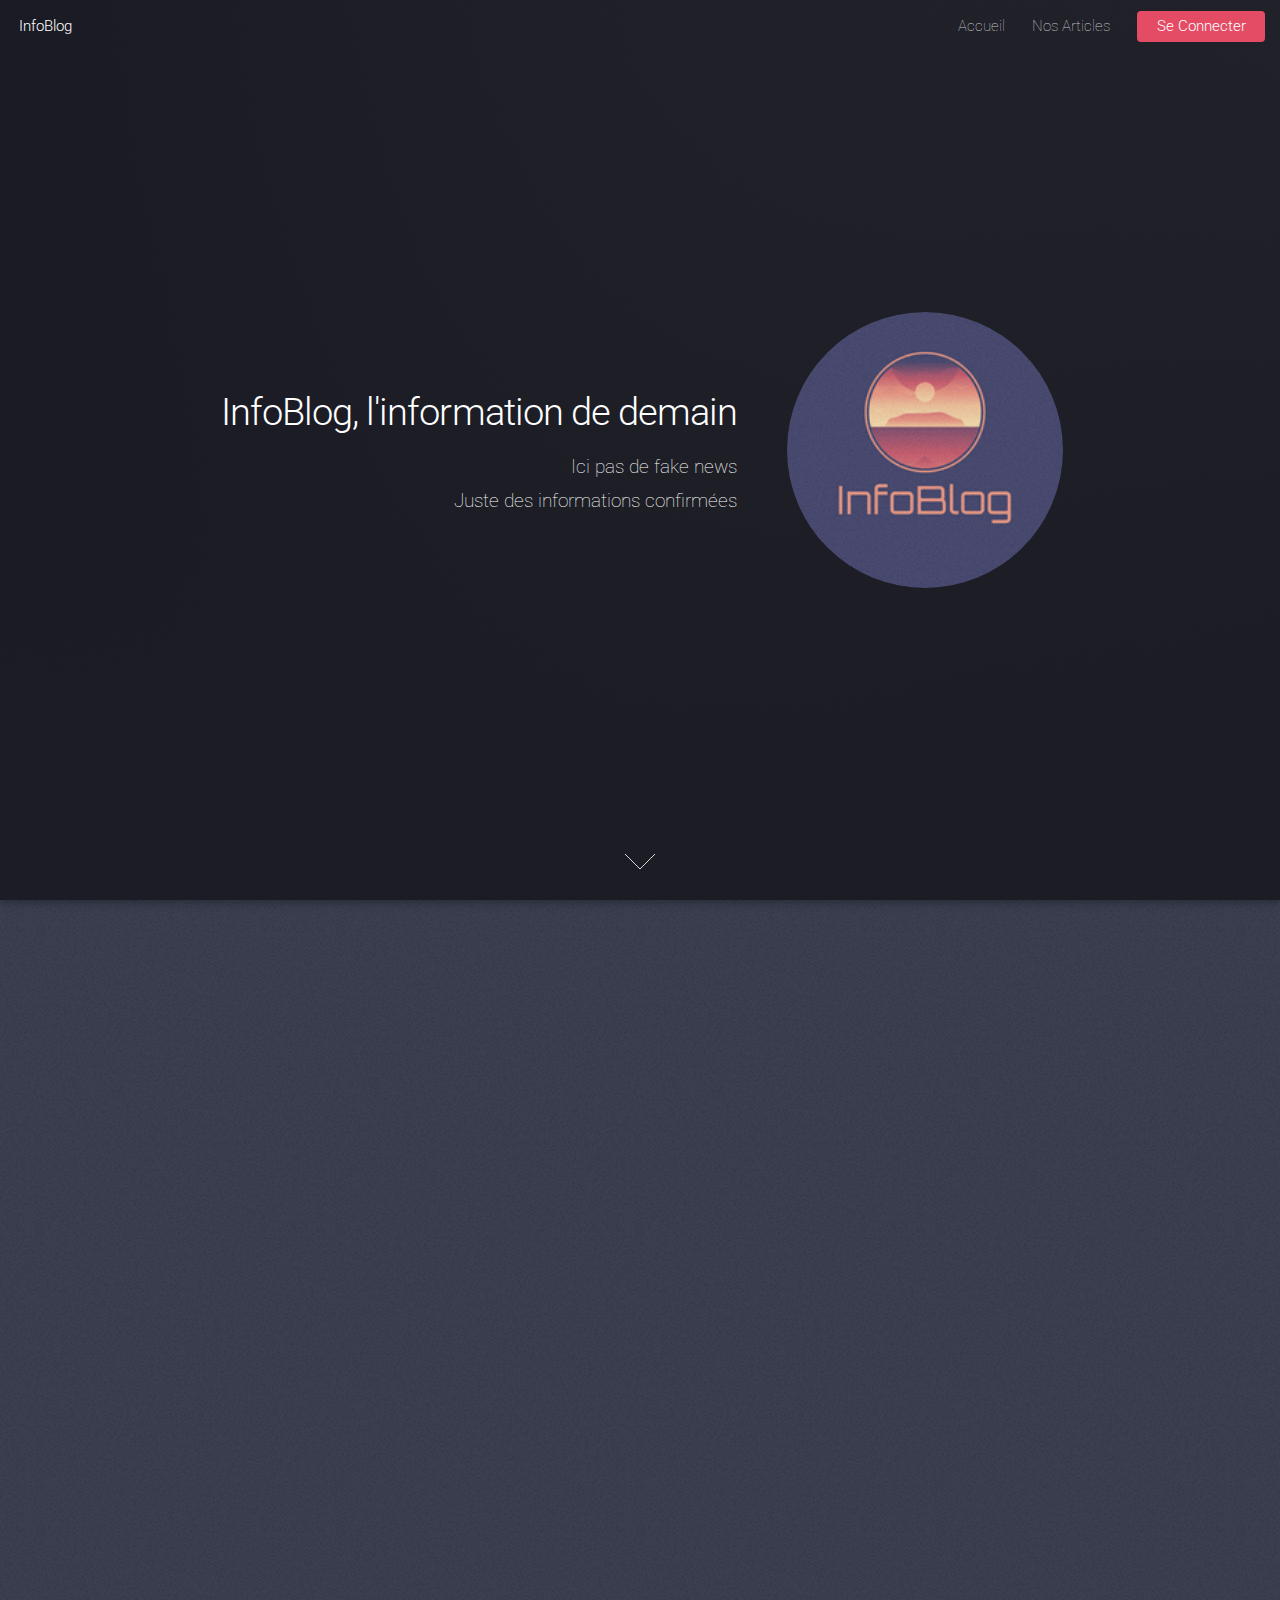
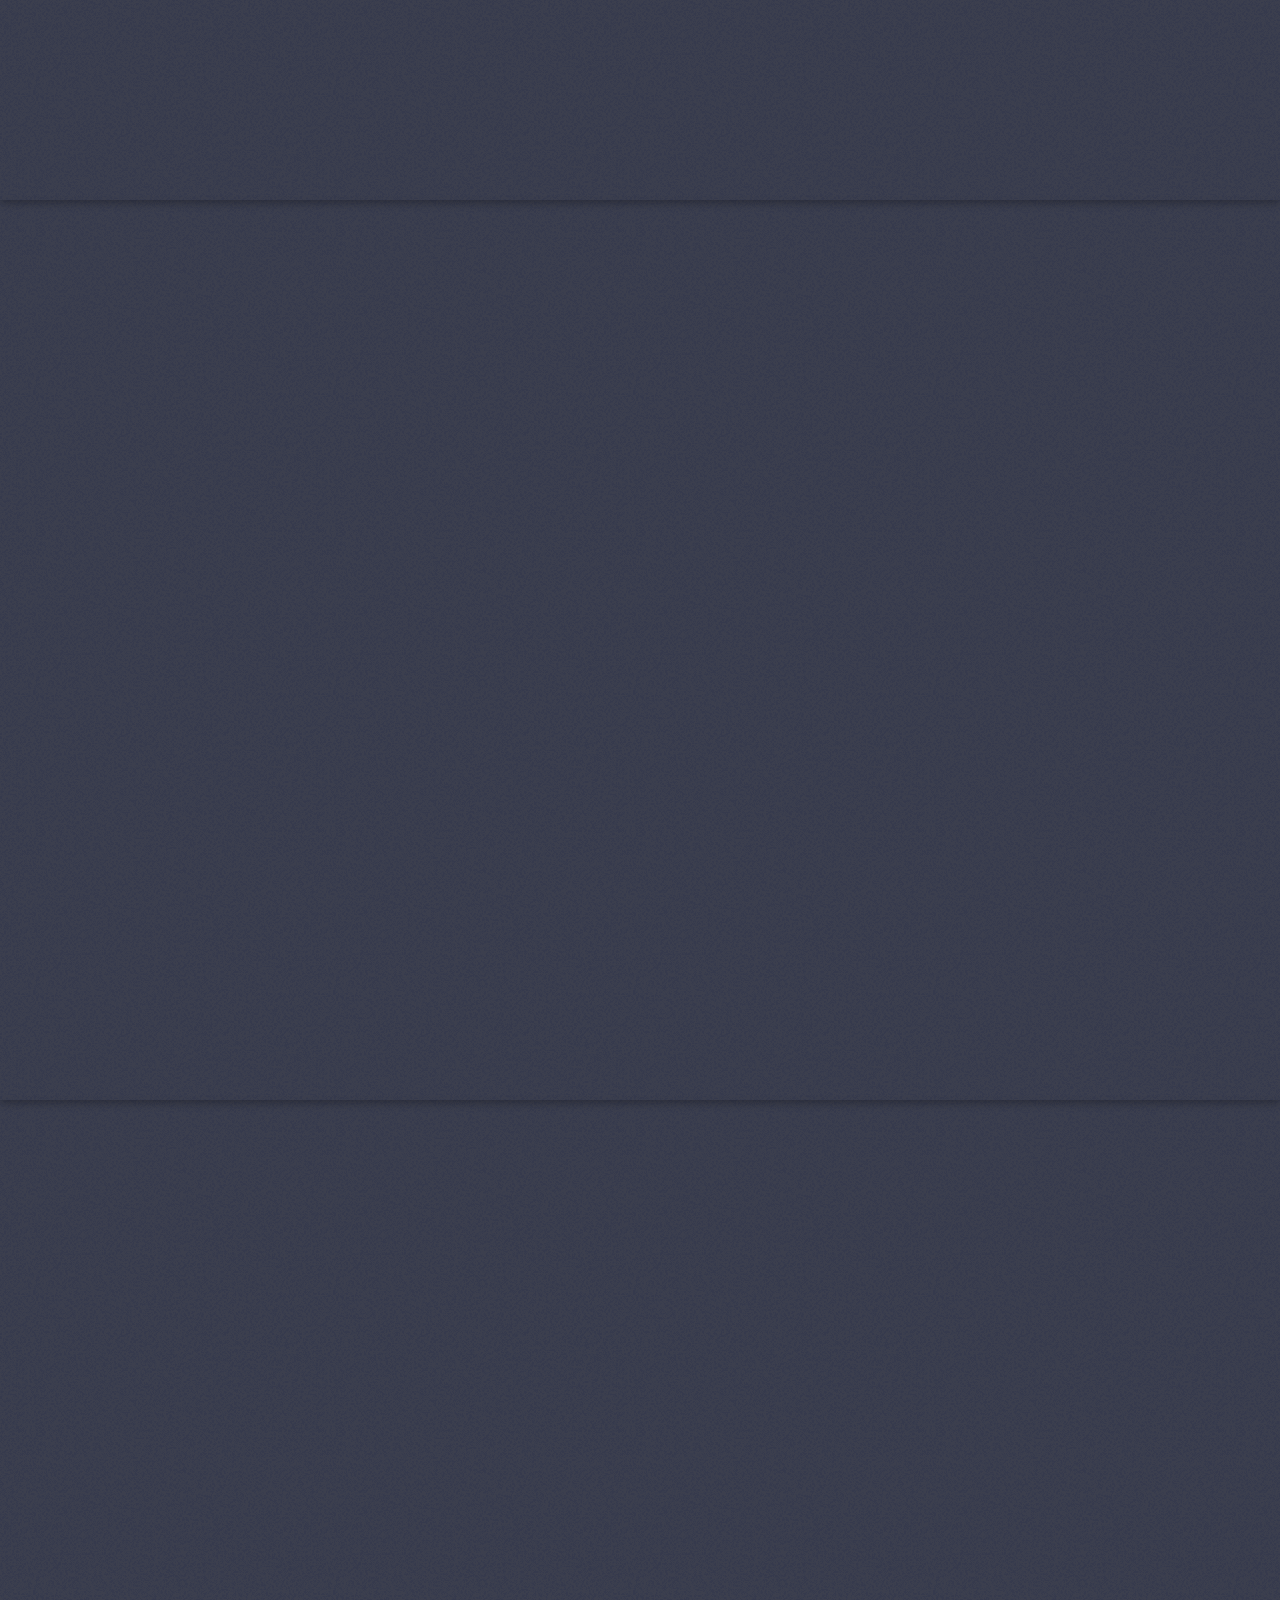
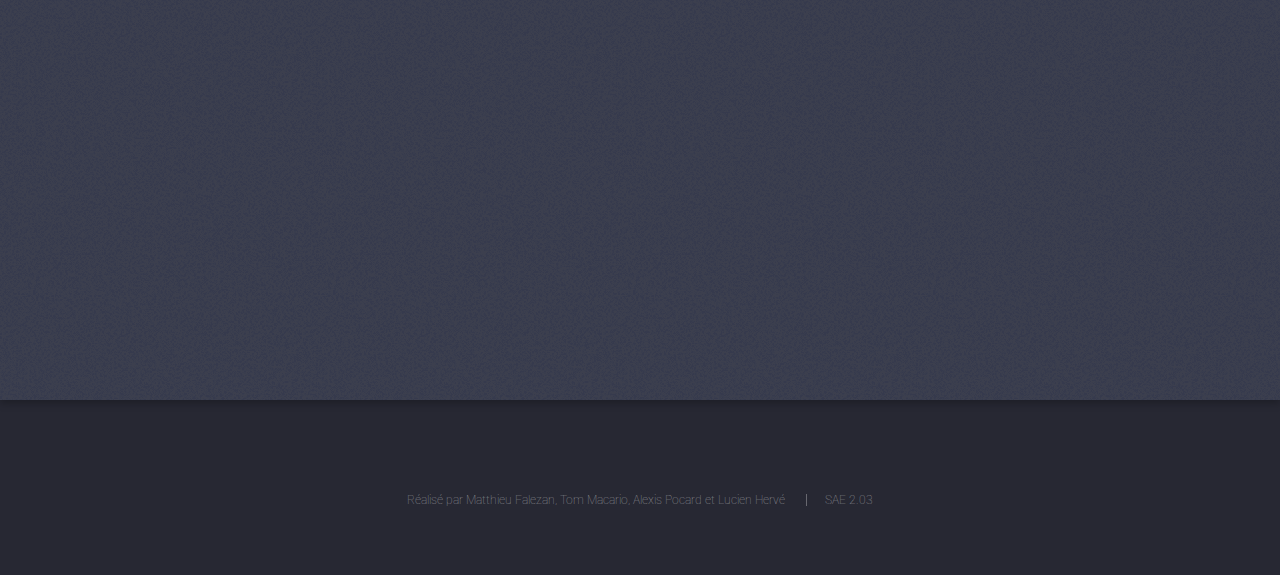
<file: html5up-landed/index.html>
<!DOCTYPE HTML>
<html>
	<head>
		<title>InfoBlog</title>
		<meta charset="utf-8" />
		<meta name="viewport" content="width=device-width, initial-scale=1, user-scalable=no" />
		<link rel="stylesheet" href="assets/css/main.css" />
		<noscript><link rel="stylesheet" href="assets/css/noscript.css" /></noscript>
	</head>
	<body class="is-preload landing">
		<div id="page-wrapper">

			<!-- Header -->
				<header id="header">
					<h1 id="logo">InfoBlog</h1>
					<nav id="nav">
						<ul>
							<li><a href="index.html">Accueil</a></li>
							<li>
								<a href="#">Nos Articles</a>
								<ul>
									<li><a href="no-sidebar.html">Ukraine</a></li>
									<li><a href="right-sidebar.html">Stade de France</a></li>
									<li><a href="left-sidebar.html">Anarque</a></li>
								</ul>
							</li>
							<li><a href="connecter.php" class="button primary">Se Connecter</a></li>
						</ul>
					</nav>
				</header>

			<!-- Banner -->
				<section id="banner">
					<div class="content">
						<header>
							<h2>InfoBlog, l'information de demain</h2>
							<p>Ici pas de fake news<br />
							Juste des informations confirmées</p>
						</header>
						<span class="image"><img src="images/logo.png" alt="" /></span>
					</div>
					<a href="#one" class="goto-next scrolly">Next</a>
				</section>

			<!-- One -->
				<section id="one" class="spotlight style1 bottom">
					<span class="image fit main"><img src="images/Ukraine.jpg" alt="" /></span>
					<div class="content">
						<div class="container">
							<div class="row">
								<div class="col-4 col-12-medium">
									<header id ="Ukraine">
										<h2>En Europe centrale, la générosité envers les réfugiés ukrainiens s’étiole</h2>
										<p>Face au coût financier des mesures et à certains abus, les pays en première ligne dans l’accueil des exilés commencent à revoir leur politique à la baisse.</p>
									</header>
								</div>
								<div class="col-4 col-12-medium">
									<p>Fin de la gratuité des transports, diminutions des allocations, évacuation des réfugiés des hôtels pour les transférer dans des camps nettement moins confortables… Après avoir ouvert grandes leurs portes, les pays d’Europe centrale, en première ligne pour recevoir les réfugiés ukrainiens depuis le début de la guerre, commencent à revoir leur politique d’accueil à la baisse.</p>
								</div>
								<div class="col-4 col-12-medium">
									<p>Si ces mesures sont souvent prises au nom de la lutte contre les abus ou pour des raisons financières évidentes alors que l’inflation fait rage, elles annoncent aussi l’essoufflement de la solidarité observée au début du conflit, dans un contexte où les flux d’arrivées se sont quasi taris et où certains Ukrainiens décident même de rentrer chez eux.</p>
									<ul class="actions">
										<li><a href="no-sidebar.html" class="button">Learn More</a></li>
									</ul>
								</div>
							</div>
						</div>
					</div>
					<a href="#two" class="goto-next scrolly">Next</a>
				</section>

			<!-- Two -->
				<section id="two" class="spotlight style2 right">
					<span class="image fit main"><img src="images/stade.jpg" alt="" /></span>
					<div class="content">
						<header id = "Stade">
							<h2>Incidents au Stade de France. Cinq questions sur la suppression des vidéos de surveillance</h2>
							<p>La suppression des images de vidéos de surveillance du Stade de France enregistrées lors de la soirée du 28 mai dernier, révélées lors des auditions au Sénat, ce jeudi 9 juin, ont donné une nouvelle tournure à l’affaire. Voici les questions qui se posent après ces nouvelles révélations.</p>
						</header>						
						<ul class="actions">
							<li><a href="right-sidebar.html" class="button">Learn More</a></li>
						</ul>
					</div>
					<a href="#three" class="goto-next scrolly">Next</a>
				</section>

			<!-- Three -->
				<section id="three" class="spotlight style3 left">
					<span class="image fit main bottom"><img src="images/arnaque.jpg" alt="" /></span>
					<div class="content">
						<header id = "Arnaque">
							<h2>Arnaques aux crédits entre particuliers : voici ce qui se cache derrière cette fraude qui se répand</h2>
							<p>+ 15 % : c’est la hausse du nombre d’arnaques recensées par le Service statistique ministériel de la Sécurité intérieure. Zoom sur l’une d’entre elles, la fraude aux crédits entre particuliers sur Internet.</p>
						</header>
						<ul class="actions">
							<li><a href="left-sidebar.html" class="button">Learn More</a></li>
						</ul>
					</div>
					<a href="#four" class="goto-next scrolly">Next</a>
				</section>

			
				<footer id="footer">
					<ul class="copyright">
						<li>Réalisé par Matthieu Falezan, Tom Macario, Alexis Pocard et Lucien Hervé</li>
						<li>SAE 2.03</a></li>
					</ul>
				</footer>

		</div>

		<!-- Scripts -->
			<script src="assets/js/jquery.min.js"></script>
			<script src="assets/js/jquery.scrolly.min.js"></script>
			<script src="assets/js/jquery.dropotron.min.js"></script>
			<script src="assets/js/jquery.scrollex.min.js"></script>
			<script src="assets/js/browser.min.js"></script>
			<script src="assets/js/breakpoints.min.js"></script>
			<script src="assets/js/util.js"></script>
			<script src="assets/js/main.js"></script>

	</body>
</html>
</file>
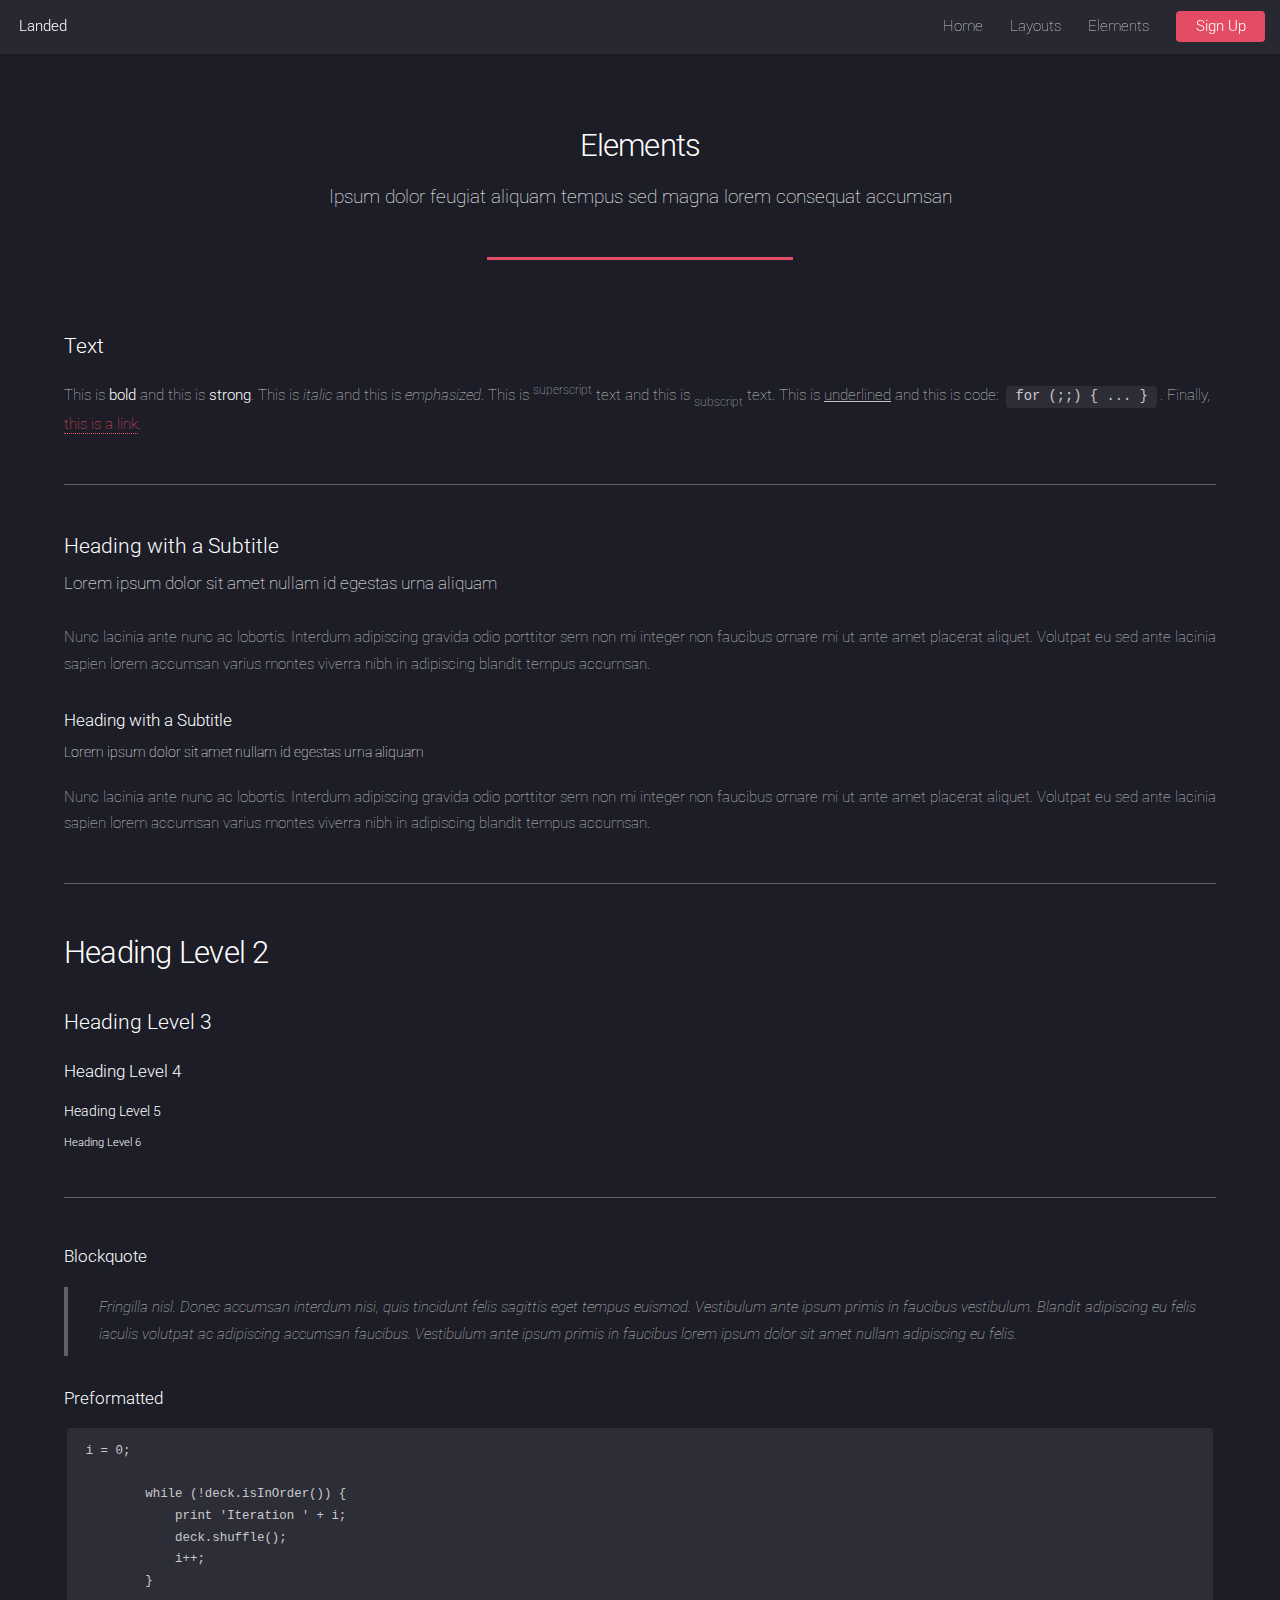
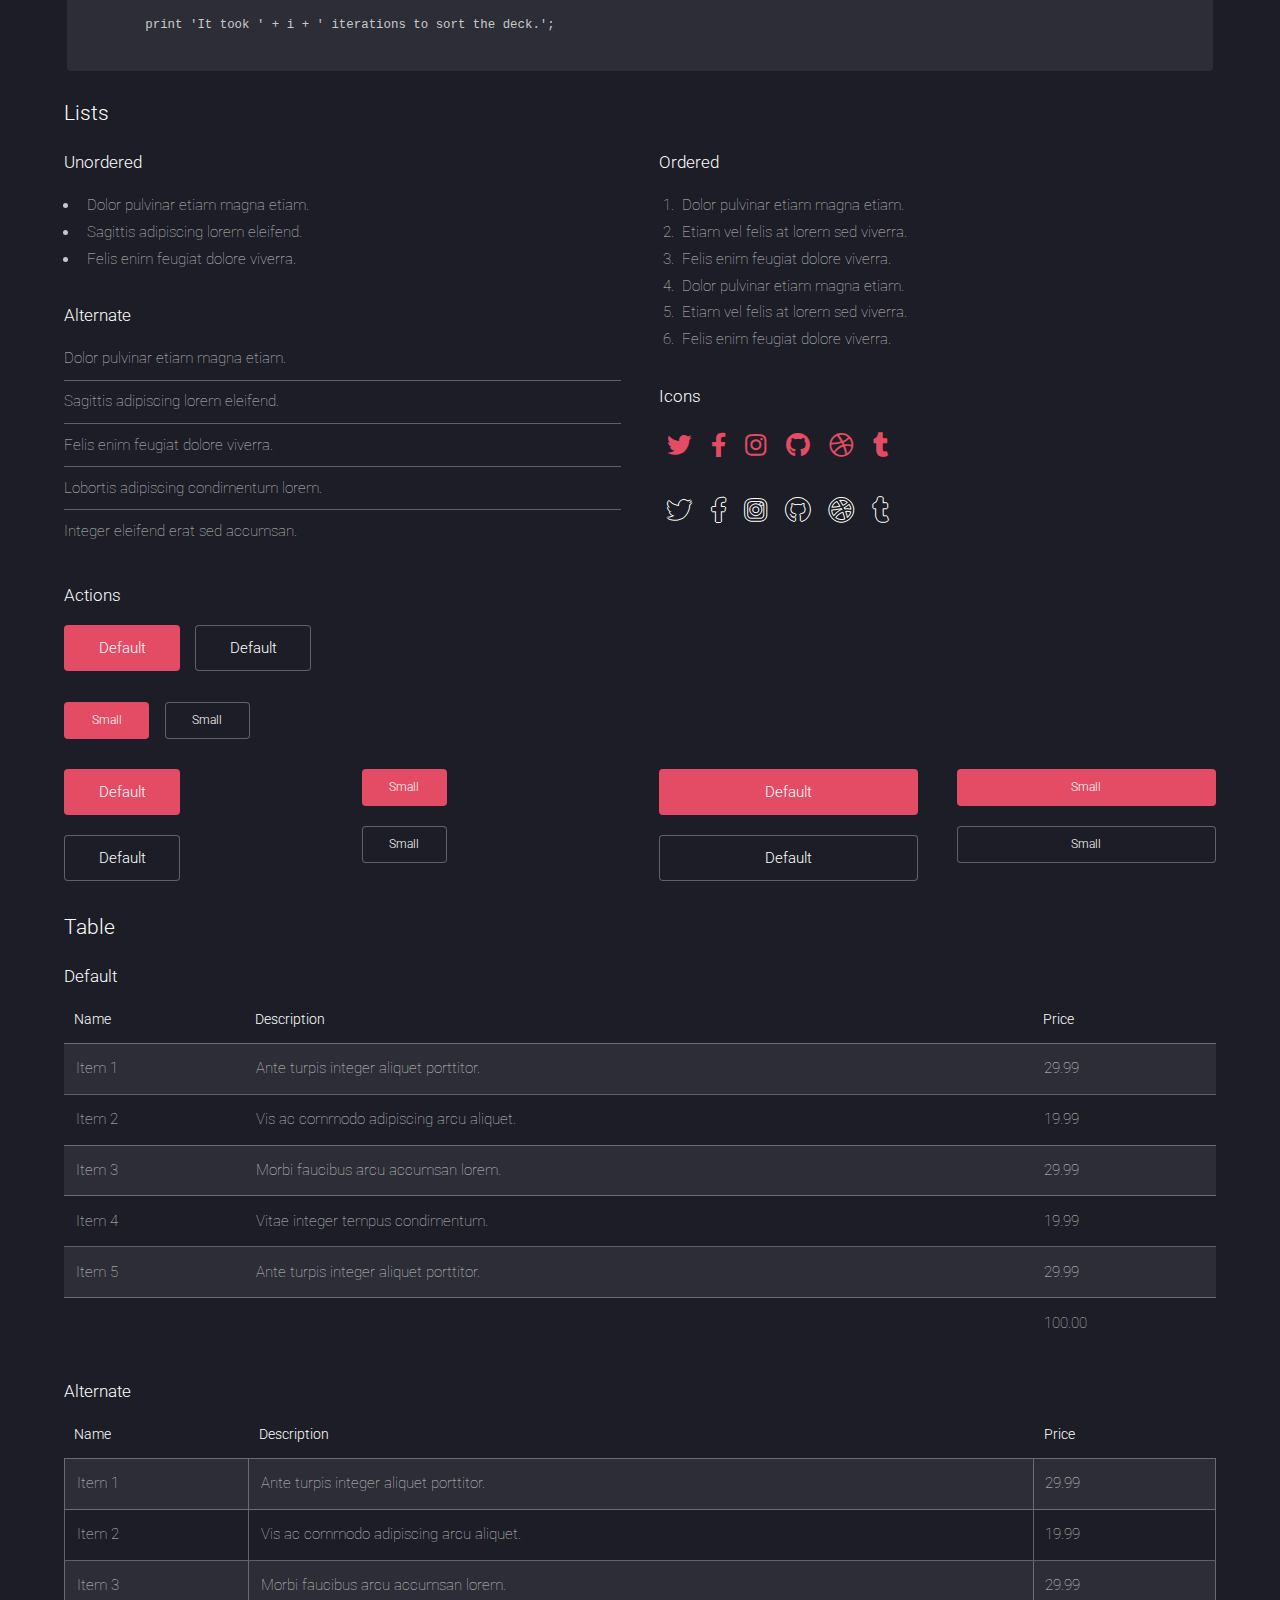
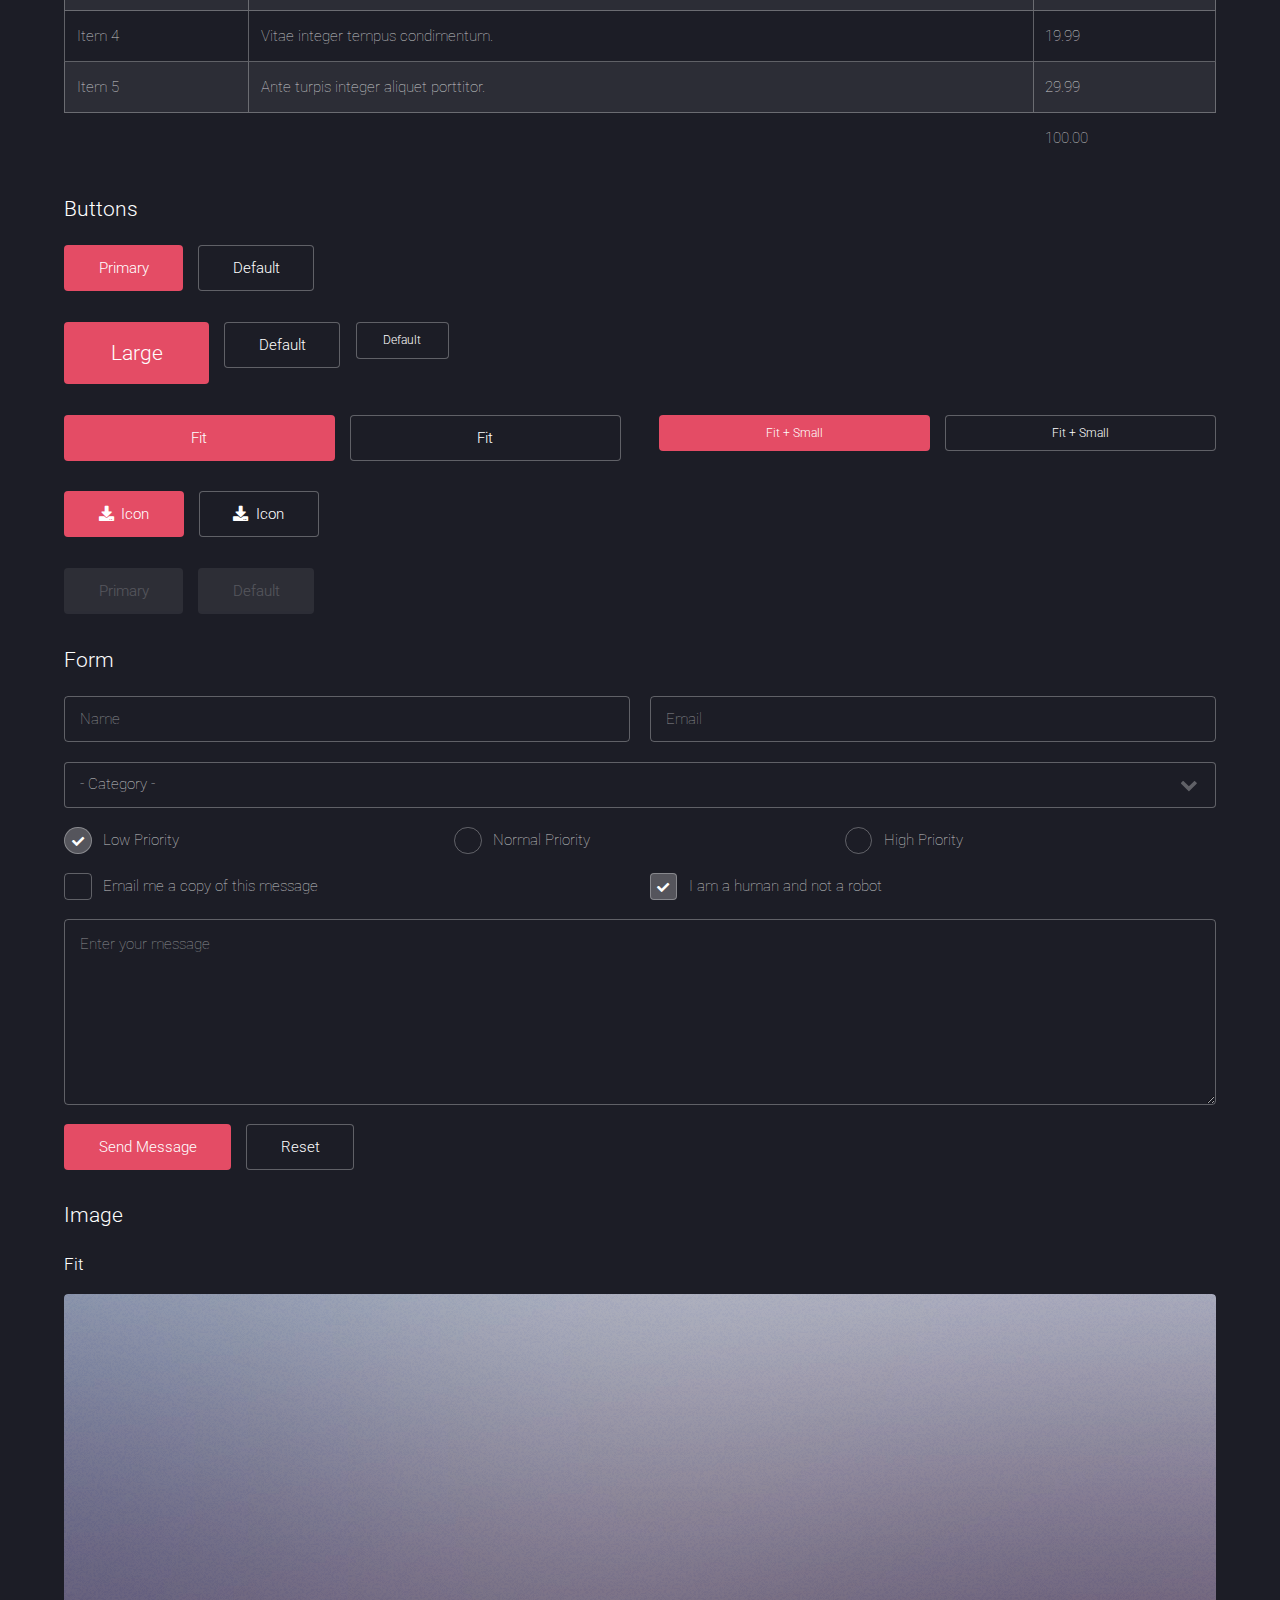
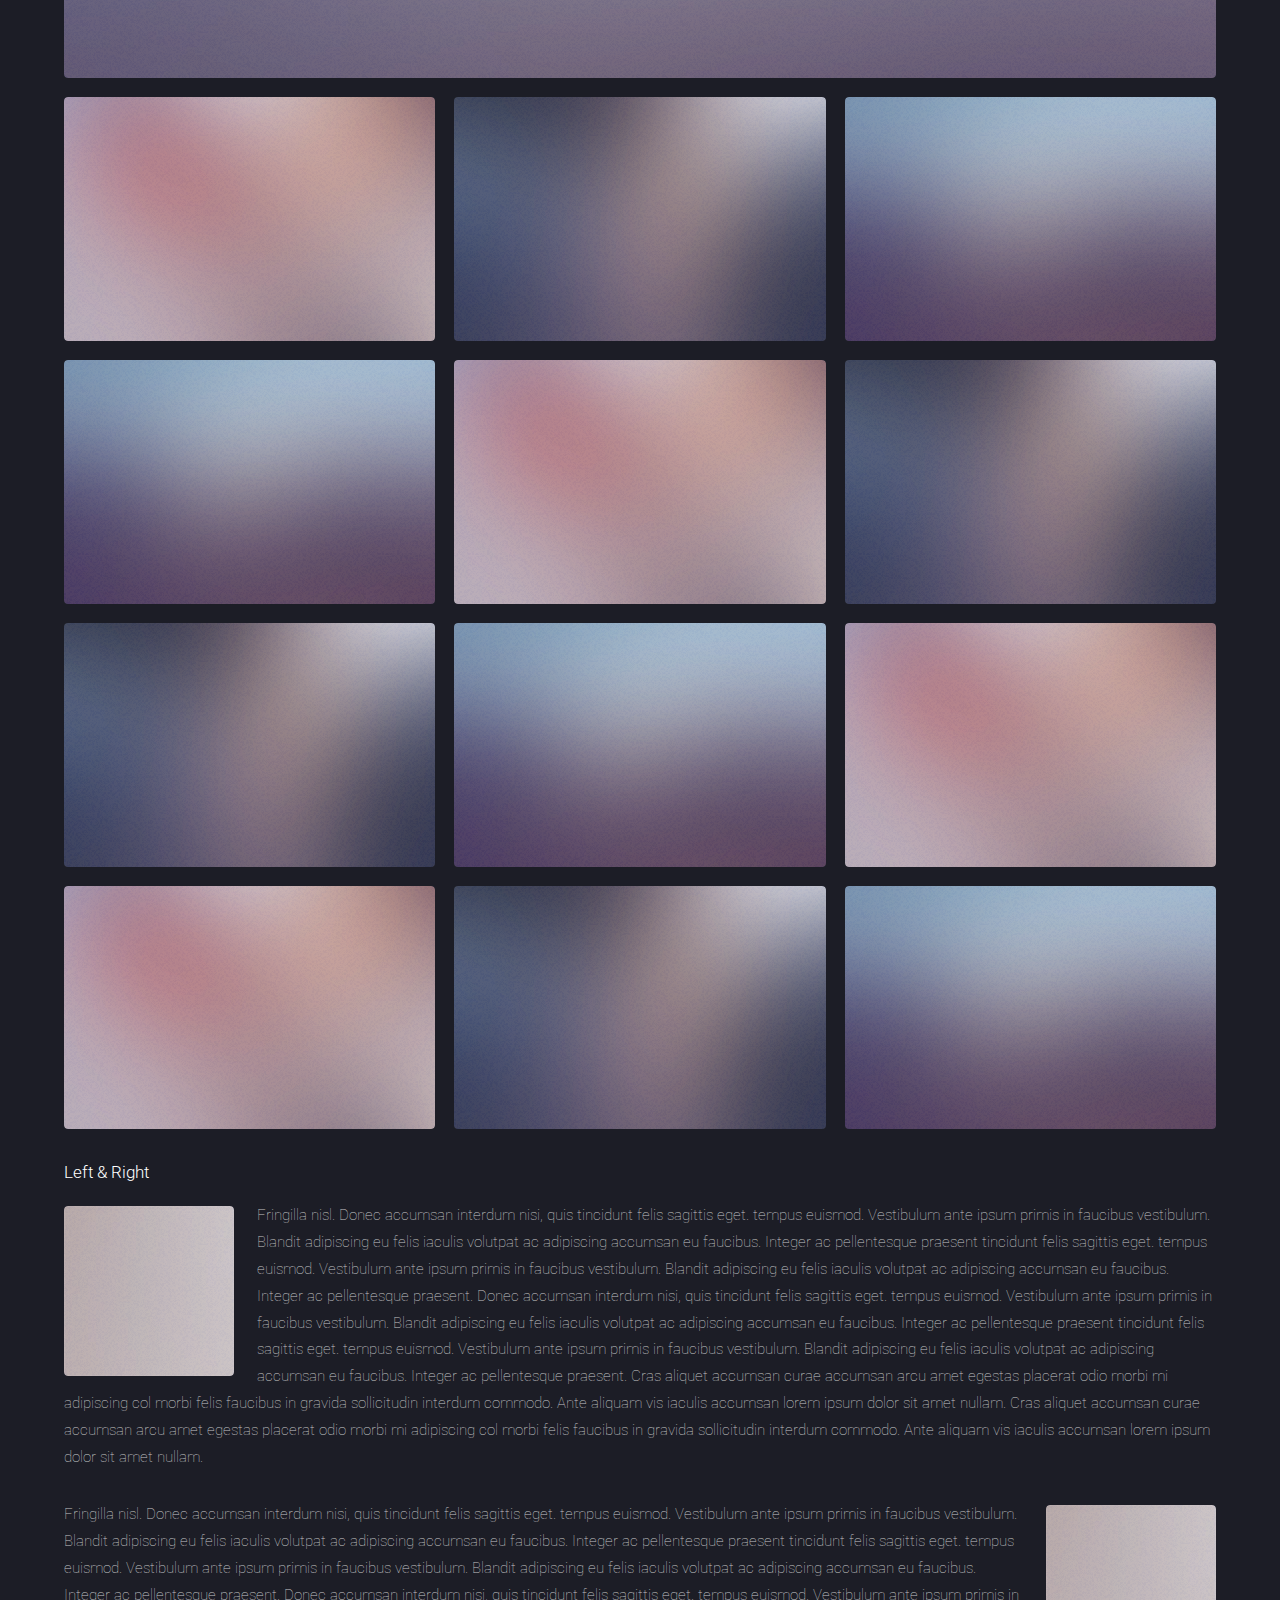
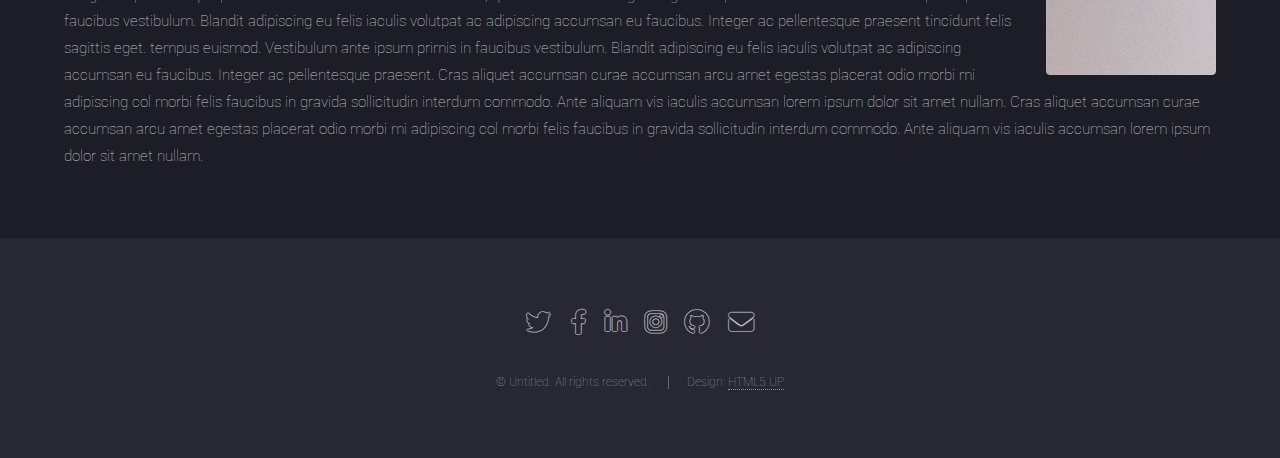
<file: html5up-landed/elements.html>
<!DOCTYPE HTML>
<!--
	Landed by HTML5 UP
	html5up.net | @ajlkn
	Free for personal and commercial use under the CCA 3.0 license (html5up.net/license)
-->
<html>
	<head>
		<title>Elements - Landed by HTML5 UP</title>
		<meta charset="utf-8" />
		<meta name="viewport" content="width=device-width, initial-scale=1, user-scalable=no" />
		<link rel="stylesheet" href="assets/css/main.css" />
		<noscript><link rel="stylesheet" href="assets/css/noscript.css" /></noscript>
	</head>
	<body class="is-preload">
		<div id="page-wrapper">

			<!-- Header -->
				<header id="header">
					<h1 id="logo"><a href="index.html">Landed</a></h1>
					<nav id="nav">
						<ul>
							<li><a href="index.html">Home</a></li>
							<li>
								<a href="#">Layouts</a>
								<ul>
									<li><a href="left-sidebar.html">Left Sidebar</a></li>
									<li><a href="right-sidebar.html">Right Sidebar</a></li>
									<li><a href="no-sidebar.html">No Sidebar</a></li>
									<li>
										<a href="#">Submenu</a>
										<ul>
											<li><a href="#">Option 1</a></li>
											<li><a href="#">Option 2</a></li>
											<li><a href="#">Option 3</a></li>
											<li><a href="#">Option 4</a></li>
										</ul>
									</li>
								</ul>
							</li>
							<li><a href="elements.html">Elements</a></li>
							<li><a href="connecter.php" class="button primary">Sign Up</a></li>
						</ul>
					</nav>
				</header>

			<!-- Main -->
				<div id="main" class="wrapper style1">
					<div class="container">
						<header class="major">
							<h2>Elements</h2>
							<p>Ipsum dolor feugiat aliquam tempus sed magna lorem consequat accumsan</p>
						</header>

						<!-- Text -->
							<section>
								<h3>Text</h3>
								<p>This is <b>bold</b> and this is <strong>strong</strong>. This is <i>italic</i> and this is <em>emphasized</em>.
								This is <sup>superscript</sup> text and this is <sub>subscript</sub> text.
								This is <u>underlined</u> and this is code: <code>for (;;) { ... }</code>. Finally, <a href="#">this is a link</a>.</p>

								<hr />

								<header>
									<h3>Heading with a Subtitle</h3>
									<p>Lorem ipsum dolor sit amet nullam id egestas urna aliquam</p>
								</header>
								<p>Nunc lacinia ante nunc ac lobortis. Interdum adipiscing gravida odio porttitor sem non mi integer non faucibus ornare mi ut ante amet placerat aliquet. Volutpat eu sed ante lacinia sapien lorem accumsan varius montes viverra nibh in adipiscing blandit tempus accumsan.</p>
								<header>
									<h4>Heading with a Subtitle</h4>
									<p>Lorem ipsum dolor sit amet nullam id egestas urna aliquam</p>
								</header>
								<p>Nunc lacinia ante nunc ac lobortis. Interdum adipiscing gravida odio porttitor sem non mi integer non faucibus ornare mi ut ante amet placerat aliquet. Volutpat eu sed ante lacinia sapien lorem accumsan varius montes viverra nibh in adipiscing blandit tempus accumsan.</p>

								<hr />

								<h2>Heading Level 2</h2>
								<h3>Heading Level 3</h3>
								<h4>Heading Level 4</h4>
								<h5>Heading Level 5</h5>
								<h6>Heading Level 6</h6>

								<hr />

								<h4>Blockquote</h4>
								<blockquote>Fringilla nisl. Donec accumsan interdum nisi, quis tincidunt felis sagittis eget tempus euismod. Vestibulum ante ipsum primis in faucibus vestibulum. Blandit adipiscing eu felis iaculis volutpat ac adipiscing accumsan faucibus. Vestibulum ante ipsum primis in faucibus lorem ipsum dolor sit amet nullam adipiscing eu felis.</blockquote>

								<h4>Preformatted</h4>
								<pre><code>i = 0;

	while (!deck.isInOrder()) {
	    print 'Iteration ' + i;
	    deck.shuffle();
	    i++;
	}

	print 'It took ' + i + ' iterations to sort the deck.';
	</code></pre>
							</section>

						<!-- Lists -->
							<section>
								<h3>Lists</h3>
								<div class="row">
									<div class="col-6 col-12-xsmall">

										<h4>Unordered</h4>
										<ul>
											<li>Dolor pulvinar etiam magna etiam.</li>
											<li>Sagittis adipiscing lorem eleifend.</li>
											<li>Felis enim feugiat dolore viverra.</li>
										</ul>

										<h4>Alternate</h4>
										<ul class="alt">
											<li>Dolor pulvinar etiam magna etiam.</li>
											<li>Sagittis adipiscing lorem eleifend.</li>
											<li>Felis enim feugiat dolore viverra.</li>
											<li>Lobortis adipiscing condimentum lorem.</li>
											<li>Integer eleifend erat sed accumsan.</li>
										</ul>

									</div>
									<div class="col-6 col-12-xsmall">

										<h4>Ordered</h4>
										<ol>
											<li>Dolor pulvinar etiam magna etiam.</li>
											<li>Etiam vel felis at lorem sed viverra.</li>
											<li>Felis enim feugiat dolore viverra.</li>
											<li>Dolor pulvinar etiam magna etiam.</li>
											<li>Etiam vel felis at lorem sed viverra.</li>
											<li>Felis enim feugiat dolore viverra.</li>
										</ol>

										<h4>Icons</h4>
										<ul class="icons">
											<li><a href="#" class="icon brands fa-twitter"><span class="label">Twitter</span></a></li>
											<li><a href="#" class="icon brands fa-facebook-f"><span class="label">Facebook</span></a></li>
											<li><a href="#" class="icon brands fa-instagram"><span class="label">Instagram</span></a></li>
											<li><a href="#" class="icon brands fa-github"><span class="label">Github</span></a></li>
											<li><a href="#" class="icon brands fa-dribbble"><span class="label">Dribbble</span></a></li>
											<li><a href="#" class="icon brands fa-tumblr"><span class="label">Tumblr</span></a></li>
										</ul>
										<ul class="icons">
											<li><a href="#" class="icon brands alt fa-twitter"><span class="label">Twitter</span></a></li>
											<li><a href="#" class="icon brands alt fa-facebook-f"><span class="label">Facebook</span></a></li>
											<li><a href="#" class="icon brands alt fa-instagram"><span class="label">Instagram</span></a></li>
											<li><a href="#" class="icon brands alt fa-github"><span class="label">Github</span></a></li>
											<li><a href="#" class="icon brands alt fa-dribbble"><span class="label">Dribbble</span></a></li>
											<li><a href="#" class="icon brands alt fa-tumblr"><span class="label">Tumblr</span></a></li>
										</ul>

									</div>
								</div>

								<h4>Actions</h4>
								<ul class="actions">
									<li><a href="#" class="button primary">Default</a></li>
									<li><a href="#" class="button">Default</a></li>
								</ul>
								<ul class="actions small">
									<li><a href="#" class="button primary small">Small</a></li>
									<li><a href="#" class="button small">Small</a></li>
								</ul>
								<div class="row">
									<div class="col-3 col-6-medium col-12-xsmall">
										<ul class="actions stacked">
											<li><a href="#" class="button primary">Default</a></li>
											<li><a href="#" class="button">Default</a></li>
										</ul>
									</div>
									<div class="col-3 col-6-medium col-12-xsmall">
										<ul class="actions stacked">
											<li><a href="#" class="button primary small">Small</a></li>
											<li><a href="#" class="button small">Small</a></li>
										</ul>
									</div>
									<div class="col-3 col-6-medium col-12-xsmall">
										<ul class="actions stacked">
											<li><a href="#" class="button primary fit">Default</a></li>
											<li><a href="#" class="button fit">Default</a></li>
										</ul>
									</div>
									<div class="col-3 col-6-medium col-12-xsmall">
										<ul class="actions stacked">
											<li><a href="#" class="button primary small fit">Small</a></li>
											<li><a href="#" class="button small fit">Small</a></li>
										</ul>
									</div>
								</div>
							</section>

						<!-- Table -->
							<section>
								<h3>Table</h3>
								<h4>Default</h4>
								<div class="table-wrapper">
									<table>
										<thead>
											<tr>
												<th>Name</th>
												<th>Description</th>
												<th>Price</th>
											</tr>
										</thead>
										<tbody>
											<tr>
												<td>Item 1</td>
												<td>Ante turpis integer aliquet porttitor.</td>
												<td>29.99</td>
											</tr>
											<tr>
												<td>Item 2</td>
												<td>Vis ac commodo adipiscing arcu aliquet.</td>
												<td>19.99</td>
											</tr>
											<tr>
												<td>Item 3</td>
												<td> Morbi faucibus arcu accumsan lorem.</td>
												<td>29.99</td>
											</tr>
											<tr>
												<td>Item 4</td>
												<td>Vitae integer tempus condimentum.</td>
												<td>19.99</td>
											</tr>
											<tr>
												<td>Item 5</td>
												<td>Ante turpis integer aliquet porttitor.</td>
												<td>29.99</td>
											</tr>
										</tbody>
										<tfoot>
											<tr>
												<td colspan="2"></td>
												<td>100.00</td>
											</tr>
										</tfoot>
									</table>
								</div>
								<h4>Alternate</h4>
								<div class="table-wrapper">
									<table class="alt">
										<thead>
											<tr>
												<th>Name</th>
												<th>Description</th>
												<th>Price</th>
											</tr>
										</thead>
										<tbody>
											<tr>
												<td>Item 1</td>
												<td>Ante turpis integer aliquet porttitor.</td>
												<td>29.99</td>
											</tr>
											<tr>
												<td>Item 2</td>
												<td>Vis ac commodo adipiscing arcu aliquet.</td>
												<td>19.99</td>
											</tr>
											<tr>
												<td>Item 3</td>
												<td> Morbi faucibus arcu accumsan lorem.</td>
												<td>29.99</td>
											</tr>
											<tr>
												<td>Item 4</td>
												<td>Vitae integer tempus condimentum.</td>
												<td>19.99</td>
											</tr>
											<tr>
												<td>Item 5</td>
												<td>Ante turpis integer aliquet porttitor.</td>
												<td>29.99</td>
											</tr>
										</tbody>
										<tfoot>
											<tr>
												<td colspan="2"></td>
												<td>100.00</td>
											</tr>
										</tfoot>
									</table>
								</div>
							</section>

						<!-- Buttons -->
							<section>
								<h3>Buttons</h3>
								<ul class="actions">
									<li><a href="#" class="button primary">Primary</a></li>
									<li><a href="#" class="button">Default</a></li>
								</ul>
								<ul class="actions">
									<li><a href="#" class="button primary large">Large</a></li>
									<li><a href="#" class="button">Default</a></li>
									<li><a href="#" class="button small">Default</a></li>
								</ul>
								<div class="row">
									<div class="col-6 col-12-xsmall">
										<ul class="actions fit">
											<li><a href="#" class="button primary fit">Fit</a></li>
											<li><a href="#" class="button fit">Fit</a></li>
										</ul>
									</div>
									<div class="col-6 col-12-xsmall">
										<ul class="actions fit small">
											<li><a href="#" class="button primary fit small">Fit + Small</a></li>
											<li><a href="#" class="button fit small">Fit + Small</a></li>
										</ul>
									</div>
								</div>
								<ul class="actions">
									<li><a href="#" class="button primary icon solid fa-download">Icon</a></li>
									<li><a href="#" class="button icon solid fa-download">Icon</a></li>
								</ul>
								<ul class="actions">
									<li><span class="button primary disabled">Primary</span></li>
									<li><span class="button disabled">Default</span></li>
								</ul>
							</section>

						<!-- Form -->
							<section>
								<h3>Form</h3>
								<form method="post" action="#">
									<div class="row gtr-uniform gtr-50">
										<div class="col-6 col-12-xsmall">
											<input type="text" name="name" id="name" value="" placeholder="Name" />
										</div>
										<div class="col-6 col-12-xsmall">
											<input type="email" name="email" id="email" value="" placeholder="Email" />
										</div>
										<div class="col-12">
											<select name="category" id="category">
												<option value="">- Category -</option>
												<option value="1">Manufacturing</option>
												<option value="1">Shipping</option>
												<option value="1">Administration</option>
												<option value="1">Human Resources</option>
											</select>
										</div>
										<div class="col-4 col-12-medium">
											<input type="radio" id="priority-low" name="priority" checked>
											<label for="priority-low">Low Priority</label>
										</div>
										<div class="col-4 col-12-medium">
											<input type="radio" id="priority-normal" name="priority">
											<label for="priority-normal">Normal Priority</label>
										</div>
										<div class="col-4 col-12-medium">
											<input type="radio" id="priority-high" name="priority">
											<label for="priority-high">High Priority</label>
										</div>
										<div class="col-6 col-12-medium">
											<input type="checkbox" id="copy" name="copy">
											<label for="copy">Email me a copy of this message</label>
										</div>
										<div class="col-6 col-12-medium">
											<input type="checkbox" id="human" name="human" checked>
											<label for="human">I am a human and not a robot</label>
										</div>
										<div class="col-12">
											<textarea name="message" id="message" placeholder="Enter your message" rows="6"></textarea>
										</div>
										<div class="col-12">
											<ul class="actions">
												<li><input type="submit" value="Send Message" class="primary" /></li>
												<li><input type="reset" value="Reset" /></li>
											</ul>
										</div>
									</div>
								</form>
							</section>

						<!-- Image -->
							<section>
								<h3>Image</h3>
								<h4>Fit</h4>
								<div class="box alt">
									<div class="row gtr-50 gtr-uniform">
										<div class="col-12"><span class="image fit"><img src="images/pic07.jpg" alt="" /></span></div>
										<div class="col-4 col-6-xsmall"><span class="image fit"><img src="images/pic02.jpg" alt="" /></span></div>
										<div class="col-4 col-6-xsmall"><span class="image fit"><img src="images/pic03.jpg" alt="" /></span></div>
										<div class="col-4 col-6-xsmall"><span class="image fit"><img src="images/pic04.jpg" alt="" /></span></div>
										<div class="col-4 col-6-xsmall"><span class="image fit"><img src="images/pic04.jpg" alt="" /></span></div>
										<div class="col-4 col-6-xsmall"><span class="image fit"><img src="images/pic02.jpg" alt="" /></span></div>
										<div class="col-4 col-6-xsmall"><span class="image fit"><img src="images/pic03.jpg" alt="" /></span></div>
										<div class="col-4 col-6-xsmall"><span class="image fit"><img src="images/pic03.jpg" alt="" /></span></div>
										<div class="col-4 col-6-xsmall"><span class="image fit"><img src="images/pic04.jpg" alt="" /></span></div>
										<div class="col-4 col-6-xsmall"><span class="image fit"><img src="images/pic02.jpg" alt="" /></span></div>
										<div class="col-4 col-6-xsmall"><span class="image fit"><img src="images/pic02.jpg" alt="" /></span></div>
										<div class="col-4 col-6-xsmall"><span class="image fit"><img src="images/pic03.jpg" alt="" /></span></div>
										<div class="col-4 col-6-xsmall"><span class="image fit"><img src="images/pic04.jpg" alt="" /></span></div>
									</div>
								</div>

								<h4>Left &amp; Right</h4>
								<p><span class="image left"><img src="images/pic08.jpg" alt="" /></span>Fringilla nisl. Donec accumsan interdum nisi, quis tincidunt felis sagittis eget. tempus euismod. Vestibulum ante ipsum primis in faucibus vestibulum. Blandit adipiscing eu felis iaculis volutpat ac adipiscing accumsan eu faucibus. Integer ac pellentesque praesent tincidunt felis sagittis eget. tempus euismod. Vestibulum ante ipsum primis in faucibus vestibulum. Blandit adipiscing eu felis iaculis volutpat ac adipiscing accumsan eu faucibus. Integer ac pellentesque praesent. Donec accumsan interdum nisi, quis tincidunt felis sagittis eget. tempus euismod. Vestibulum ante ipsum primis in faucibus vestibulum. Blandit adipiscing eu felis iaculis volutpat ac adipiscing accumsan eu faucibus. Integer ac pellentesque praesent tincidunt felis sagittis eget. tempus euismod. Vestibulum ante ipsum primis in faucibus vestibulum. Blandit adipiscing eu felis iaculis volutpat ac adipiscing accumsan eu faucibus. Integer ac pellentesque praesent. Cras aliquet accumsan curae accumsan arcu amet egestas placerat odio morbi mi adipiscing col morbi felis faucibus in gravida sollicitudin interdum commodo. Ante aliquam vis iaculis accumsan lorem ipsum dolor sit amet nullam. Cras aliquet accumsan curae accumsan arcu amet egestas placerat odio morbi mi adipiscing col morbi felis faucibus in gravida sollicitudin interdum commodo. Ante aliquam vis iaculis accumsan lorem ipsum dolor sit amet nullam.</p>
								<p><span class="image right"><img src="images/pic08.jpg" alt="" /></span>Fringilla nisl. Donec accumsan interdum nisi, quis tincidunt felis sagittis eget. tempus euismod. Vestibulum ante ipsum primis in faucibus vestibulum. Blandit adipiscing eu felis iaculis volutpat ac adipiscing accumsan eu faucibus. Integer ac pellentesque praesent tincidunt felis sagittis eget. tempus euismod. Vestibulum ante ipsum primis in faucibus vestibulum. Blandit adipiscing eu felis iaculis volutpat ac adipiscing accumsan eu faucibus. Integer ac pellentesque praesent. Donec accumsan interdum nisi, quis tincidunt felis sagittis eget. tempus euismod. Vestibulum ante ipsum primis in faucibus vestibulum. Blandit adipiscing eu felis iaculis volutpat ac adipiscing accumsan eu faucibus. Integer ac pellentesque praesent tincidunt felis sagittis eget. tempus euismod. Vestibulum ante ipsum primis in faucibus vestibulum. Blandit adipiscing eu felis iaculis volutpat ac adipiscing accumsan eu faucibus. Integer ac pellentesque praesent. Cras aliquet accumsan curae accumsan arcu amet egestas placerat odio morbi mi adipiscing col morbi felis faucibus in gravida sollicitudin interdum commodo. Ante aliquam vis iaculis accumsan lorem ipsum dolor sit amet nullam. Cras aliquet accumsan curae accumsan arcu amet egestas placerat odio morbi mi adipiscing col morbi felis faucibus in gravida sollicitudin interdum commodo. Ante aliquam vis iaculis accumsan lorem ipsum dolor sit amet nullam.</p>
							</section>

					</div>
				</div>

			<!-- Footer -->
				<footer id="footer">
					<ul class="icons">
						<li><a href="#" class="icon brands alt fa-twitter"><span class="label">Twitter</span></a></li>
						<li><a href="#" class="icon brands alt fa-facebook-f"><span class="label">Facebook</span></a></li>
						<li><a href="#" class="icon brands alt fa-linkedin-in"><span class="label">LinkedIn</span></a></li>
						<li><a href="#" class="icon brands alt fa-instagram"><span class="label">Instagram</span></a></li>
						<li><a href="#" class="icon brands alt fa-github"><span class="label">GitHub</span></a></li>
						<li><a href="#" class="icon solid alt fa-envelope"><span class="label">Email</span></a></li>
					</ul>
					<ul class="copyright">
						<li>&copy; Untitled. All rights reserved.</li><li>Design: <a href="http://html5up.net">HTML5 UP</a></li>
					</ul>
				</footer>

		</div>

		<!-- Scripts -->
			<script src="assets/js/jquery.min.js"></script>
			<script src="assets/js/jquery.scrolly.min.js"></script>
			<script src="assets/js/jquery.dropotron.min.js"></script>
			<script src="assets/js/jquery.scrollex.min.js"></script>
			<script src="assets/js/browser.min.js"></script>
			<script src="assets/js/breakpoints.min.js"></script>
			<script src="assets/js/util.js"></script>
			<script src="assets/js/main.js"></script>

	</body>
</html>
</file>
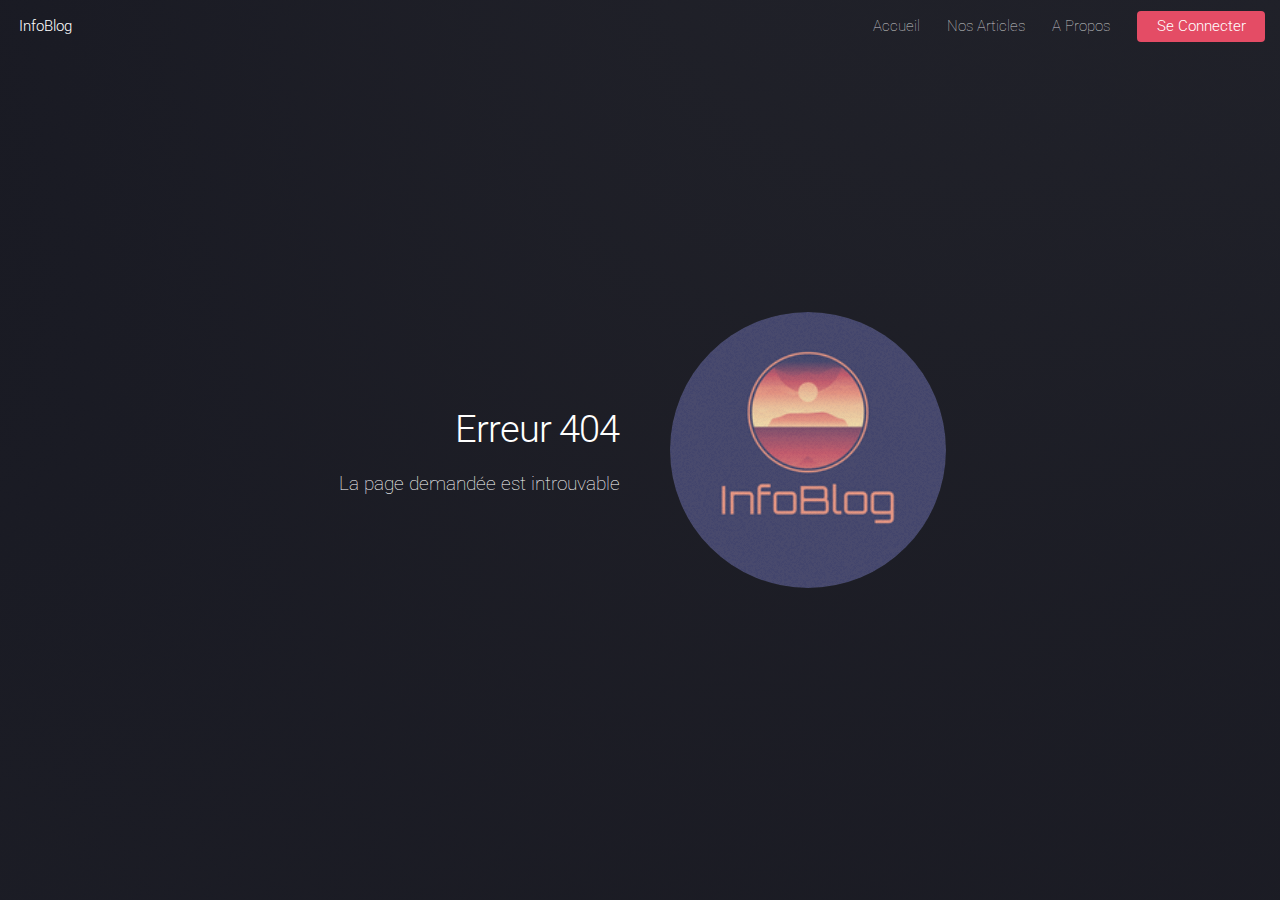
<file: html5up-landed/erreur.html>
<!DOCTYPE HTML>
<html>
	<head>
		<title>InfoBlog</title>
		<meta charset="utf-8" />
		<meta name="viewport" content="width=device-width, initial-scale=1, user-scalable=no" />
		<link rel="stylesheet" href="assets/css/main.css" />
		<noscript><link rel="stylesheet" href="assets/css/noscript.css" /></noscript>
	</head>
	<body class="is-preload landing">
		<div id="page-wrapper">
			<!-- Header -->
				<header id="header">
					<h1 id="logo">InfoBlog</h1>
					<nav id="nav">
						<ul>
							<li><a href="index.php">Accueil</a></li>
							<li>
								<a href="#">Nos Articles</a>
								<ul>
									<li><a href="no-sidebar.html">Ukraine</a></li>
									<li><a href="right-sidebar.html">Stade de France</a></li>
									<li><a href="left-sidebar.html">Anarque</a></li>
								</ul>
							</li>
							<li><a href="#">A Propos</a></li>
							<li><a href="connecter.php" class="button primary">Se Connecter</a></li>
						</ul>
					</nav>
				</header>
		

			<!-- Banner -->
				<section id="banner">
					<div class="content">
						<header>

							<h2>Erreur 404  </h2>
							<p>La page demandée est introuvable</p>
						</header>
						<span class="image"><img src="images/logo.png" alt="" /></span>
					</div>
				</section>

			

		
		</div>

		<!-- Scripts -->
			<script src="assets/js/jquery.min.js"></script>
			<script src="assets/js/jquery.scrolly.min.js"></script>
			<script src="assets/js/jquery.dropotron.min.js"></script>
			<script src="assets/js/jquery.scrollex.min.js"></script>
			<script src="assets/js/browser.min.js"></script>
			<script src="assets/js/breakpoints.min.js"></script>
			<script src="assets/js/util.js"></script>
			<script src="assets/js/main.js"></script>

	</body>
</html>
</file>
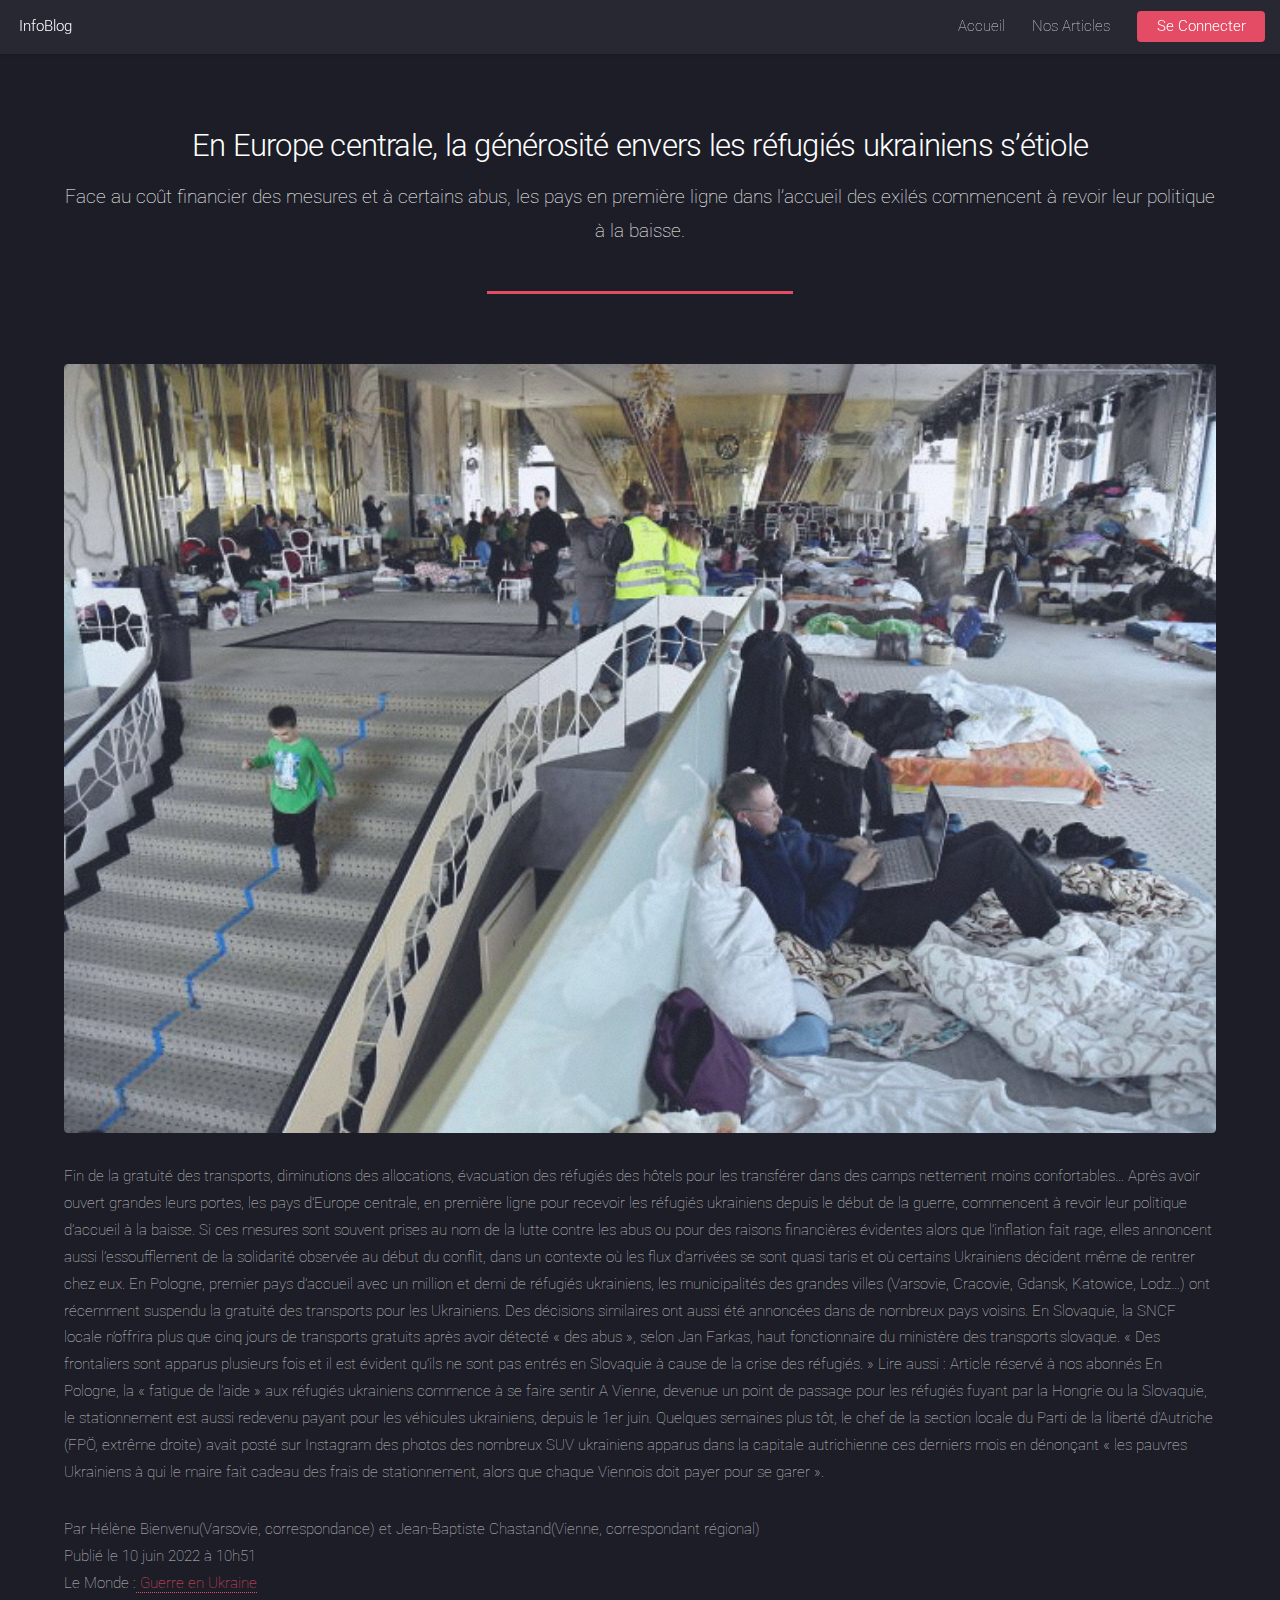
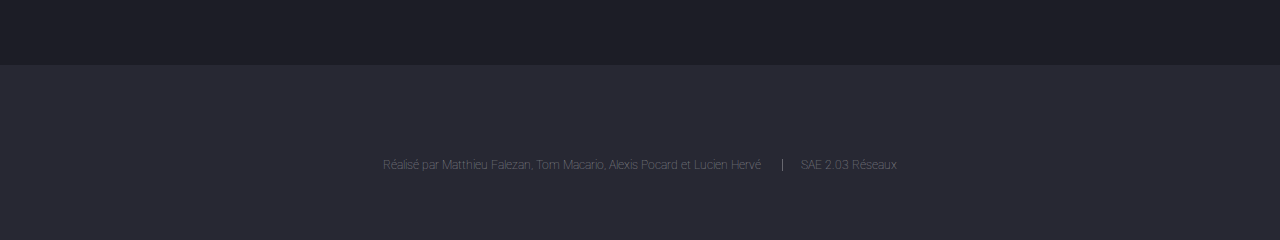
<file: html5up-landed/no-sidebar.html>
<!DOCTYPE HTML>
<!--
	Landed by HTML5 UP
	html5up.net | @ajlkn
	Free for personal and commercial use under the CCA 3.0 license (html5up.net/license)
-->
<html>
	<head>
		<title>InfoBlog
		</title>
		<meta charset="utf-8" />
		<meta name="viewport" content="width=device-width, initial-scale=1, user-scalable=no" />
		<link rel="stylesheet" href="assets/css/main.css" />
		<noscript><link rel="stylesheet" href="assets/css/noscript.css" /></noscript>
	</head>
	<body class="is-preload">
		<div id="page-wrapper">

			<!-- Header -->
			<header id="header">
				<h1 id="logo">InfoBlog</h1>
				<nav id="nav">
					<ul>
						<li><a href="index.html">Accueil</a></li>
						<li>
							<a href="#">Nos Articles</a>
							<ul>
								<li><a href="no-sidebar.html">Ukraine</a></li>
								<li><a href="right-sidebar.html">Stade de France</a></li>
								<li><a href="left-sidebar.html">Anarque</a></li>
							</ul>
						</li>
						<li><a href="connecter.php" class="button primary">Se Connecter</a></li>
					</ul>
				</nav>
			</header>

			<!-- Main -->
				<div id="main" class="wrapper style1">
					<div class="container">
						<header class="major">
							<h2>En Europe centrale, la générosité envers les réfugiés ukrainiens s’étiole</h2>
							<p>Face au coût financier des mesures et à certains abus, les pays en première ligne dans l’accueil des exilés commencent à revoir leur politique à la baisse.</p>
						</header>

						<!-- Content -->
							<section id="content">
								<a href="#" class="image fit"><img src="images/Ukraine.jpg" alt="" /></a>
								<p>Fin de la gratuité des transports, diminutions des allocations, évacuation des réfugiés des hôtels pour les transférer dans des camps nettement moins confortables… Après avoir ouvert grandes leurs portes, les pays d’Europe centrale, en première ligne pour recevoir les réfugiés ukrainiens depuis le début de la guerre, commencent à revoir leur politique d’accueil à la baisse. Si ces mesures sont souvent prises au nom de la lutte contre les abus ou pour des raisons financières évidentes alors que l’inflation fait rage, elles annoncent aussi l’essoufflement de la solidarité observée au début du conflit, dans un contexte où les flux d’arrivées se sont quasi taris et où certains Ukrainiens décident même de rentrer chez eux.

									En Pologne, premier pays d’accueil avec un million et demi de réfugiés ukrainiens, les municipalités des grandes villes (Varsovie, Cracovie, Gdansk, Katowice, Lodz…) ont récemment suspendu la gratuité des transports pour les Ukrainiens. Des décisions similaires ont aussi été annoncées dans de nombreux pays voisins. En Slovaquie, la SNCF locale n’offrira plus que cinq jours de transports gratuits après avoir détecté « des abus », selon Jan Farkas, haut fonctionnaire du ministère des transports slovaque. « Des frontaliers sont apparus plusieurs fois et il est évident qu’ils ne sont pas entrés en Slovaquie à cause de la crise des réfugiés. »
									
									Lire aussi : Article réservé à nos abonnés En Pologne, la « fatigue de l’aide » aux réfugiés ukrainiens commence à se faire sentir
									A Vienne, devenue un point de passage pour les réfugiés fuyant par la Hongrie ou la Slovaquie, le stationnement est aussi redevenu payant pour les véhicules ukrainiens, depuis le 1er juin. Quelques semaines plus tôt, le chef de la section locale du Parti de la liberté d’Autriche (FPÖ, extrême droite) avait posté sur Instagram des photos des nombreux SUV ukrainiens apparus dans la capitale autrichienne ces derniers mois en dénonçant « les pauvres Ukrainiens à qui le maire fait cadeau des frais de stationnement, alors que chaque Viennois doit payer pour se garer ».</p>
								
								<p>Par Hélène Bienvenu(Varsovie, correspondance) et Jean-Baptiste Chastand(Vienne, correspondant régional) <br>
									Publié le 10 juin 2022 à 10h51 <br>
								Le Monde :<a href="https://www.lemonde.fr/international/article/2022/06/10/en-europe-centrale-la-generosite-envers-les-refugies-ukrainiens-s-etiole_6129676_3210.html"> Guerre en Ukraine </a>  </p>
								
							</section>

					</div>
				</div>

			<!-- Footer -->
			
			<footer id="footer">
				<ul class="copyright">
					<li>Réalisé par Matthieu Falezan, Tom Macario, Alexis Pocard et Lucien Hervé</li>
					<li>SAE 2.03 Réseaux</a></li>
				</ul>
			</footer>

		</div>

		<!-- Scripts -->
			<script src="assets/js/jquery.min.js"></script>
			<script src="assets/js/jquery.scrolly.min.js"></script>
			<script src="assets/js/jquery.dropotron.min.js"></script>
			<script src="assets/js/jquery.scrollex.min.js"></script>
			<script src="assets/js/browser.min.js"></script>
			<script src="assets/js/breakpoints.min.js"></script>
			<script src="assets/js/util.js"></script>
			<script src="assets/js/main.js"></script>

	</body>
</html>
</file>
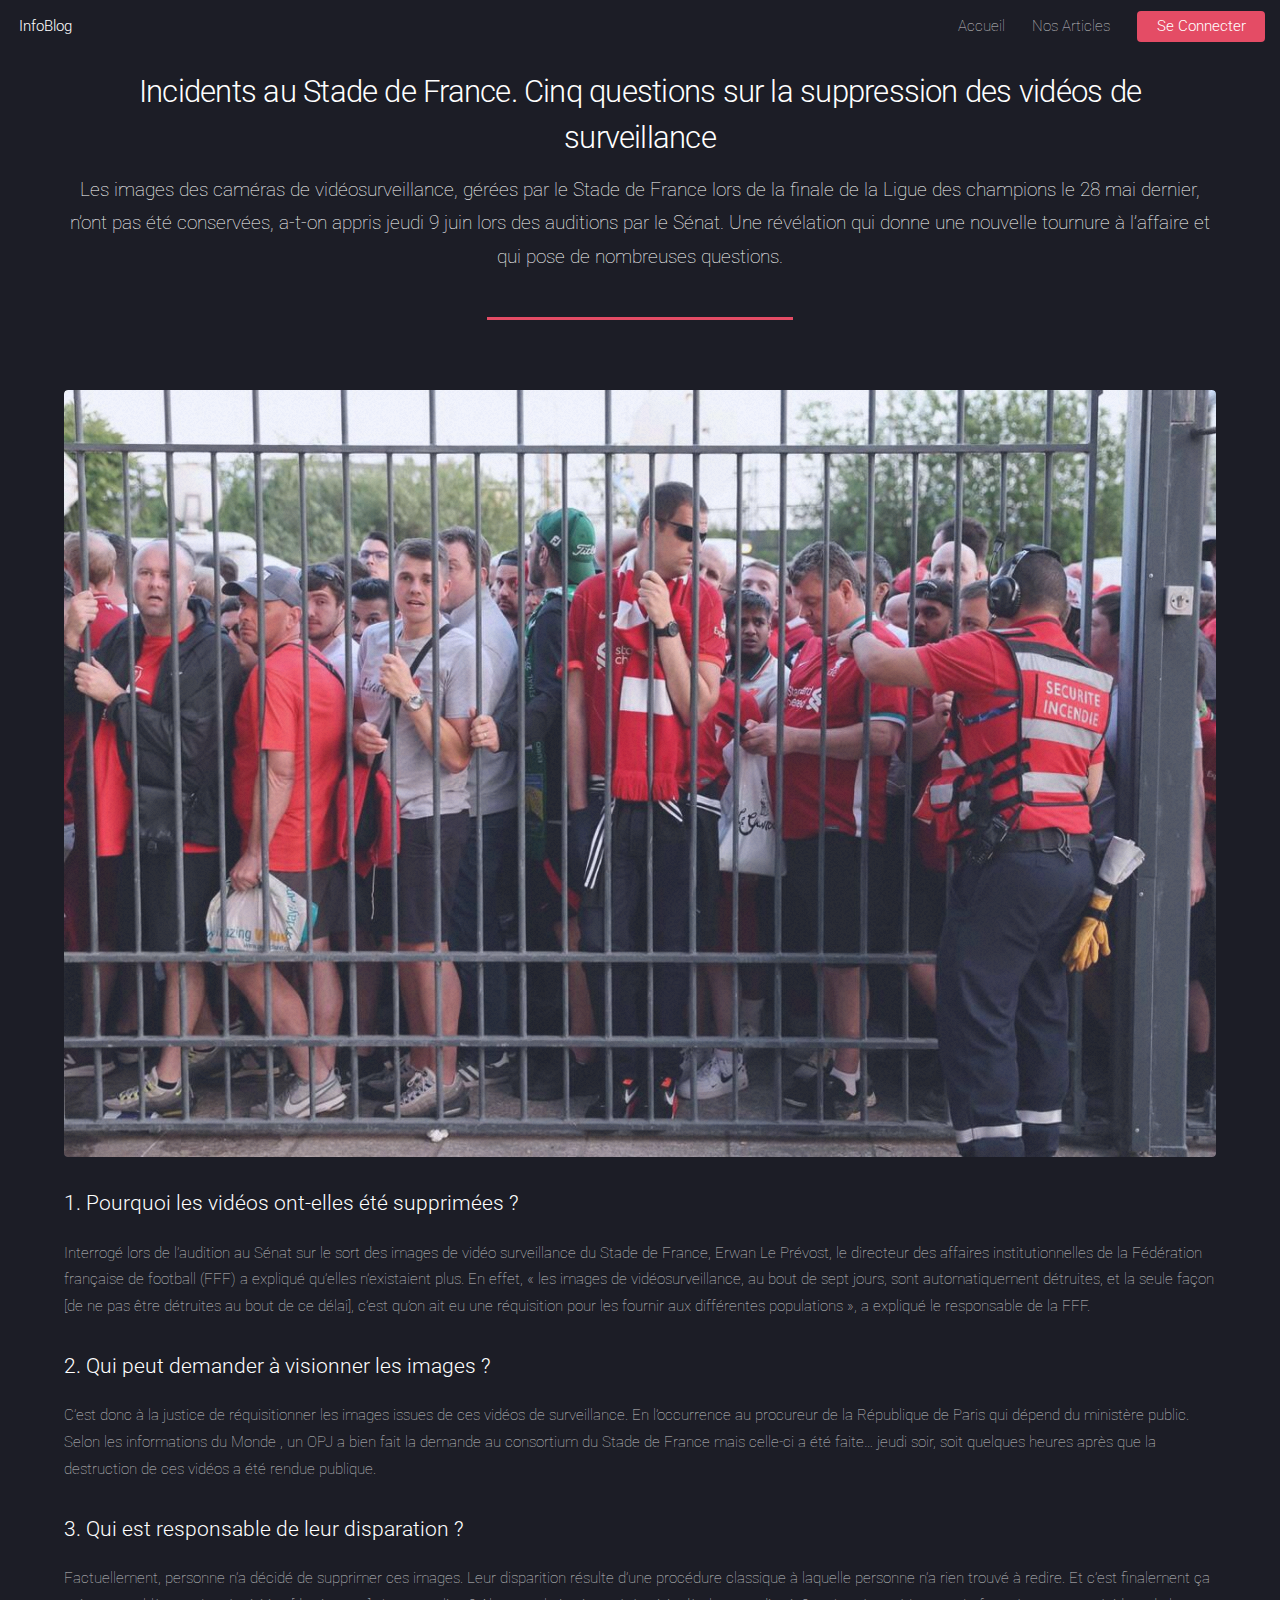
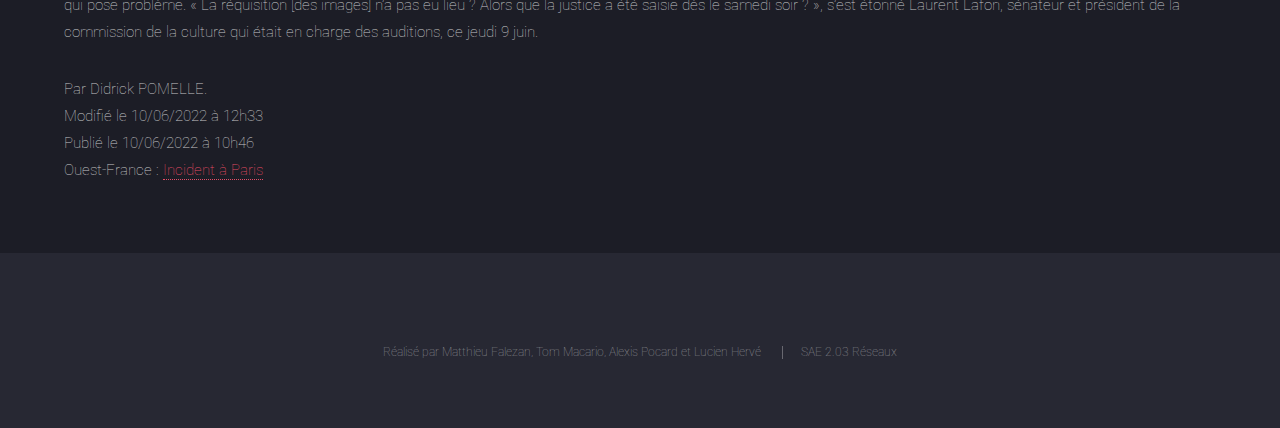
<file: html5up-landed/right-sidebar.html>
<!DOCTYPE HTML>
<html>
	<head>
		<title>InfoBlog</title>
		<meta charset="utf-8" />
		<meta name="viewport" content="width=device-width, initial-scale=1, user-scalable=no" />
		<link rel="stylesheet" href="assets/css/main.css" />
		<noscript><link rel="stylesheet" href="assets/css/noscript.css" /></noscript>
	</head>
	<body class="is-preload landing">
		<div id="page-wrapper">

			<!-- Header -->
			<header id="header">
				<h1 id="logo">InfoBlog</h1>
				<nav id="nav">
					<ul>
						<li><a href="index.html">Accueil</a></li>
						<li>
							<a href="#">Nos Articles</a>
							<ul>
								<li><a href="no-sidebar.html">Ukraine</a></li>
								<li><a href="right-sidebar.html">Stade de France</a></li>
								<li><a href="left-sidebar.html">Anarque</a></li>
							</ul>
						</li>
						<li><a href="connecter.php" class="button primary">Se Connecter</a></li>
					</ul>
				</nav>
			</header>

			<!-- Main -->
				<div id="main" class="wrapper style1">
					<div class="container">
						<header class="major">
							<h2>Incidents au Stade de France. Cinq questions sur la suppression des vidéos de surveillance</h2>
							<p>Les images des caméras de vidéosurveillance, gérées par le Stade de France lors de la finale de la Ligue des champions le 28 mai dernier, n’ont pas été conservées, a-t-on appris jeudi 9 juin lors des auditions par le Sénat. Une révélation qui donne une nouvelle tournure à l’affaire et qui pose de nombreuses questions.</p>
						</header>

						<!-- Content -->
							<section id="content">
								<a href="#" class="image fit"><img src="images/stade.jpg" alt="" /></a>
								<h3>1. Pourquoi les vidéos ont-elles été supprimées ?</h3>
								<p>Interrogé lors de l’audition au Sénat sur le sort des images de vidéo surveillance du Stade de France, Erwan Le Prévost, le directeur des affaires institutionnelles de la Fédération française de football (FFF) a expliqué qu’elles n’existaient plus. En effet, « les images de vidéosurveillance, au bout de sept jours, sont automatiquement détruites, et la seule façon [de ne pas être détruites au bout de ce délai], c’est qu’on ait eu une réquisition pour les fournir aux différentes populations », a expliqué le responsable de la FFF.
								</p>
								
								<h3>2. Qui peut demander à visionner les images ?</h3>
								<p>C’est donc à la justice de réquisitionner les images issues de ces vidéos de surveillance. En l’occurrence au procureur de la République de Paris qui dépend du ministère public. Selon les informations du Monde , un OPJ a bien fait la demande au consortium du Stade de France mais celle-ci a été faite… jeudi soir, soit quelques heures après que la destruction de ces vidéos a été rendue publique.</p>
								
								<h3>3. Qui est responsable de leur disparation ?</h3>
								<p>Factuellement, personne n’a décidé de supprimer ces images. Leur disparition résulte d’une procédure classique à laquelle personne n’a rien trouvé à redire. Et c’est finalement ça qui pose problème. « La réquisition [des images] n’a pas eu lieu ? Alors que la justice a été saisie dès le samedi soir ? », s’est étonné Laurent Lafon, sénateur et président de la commission de la culture qui était en charge des auditions, ce jeudi 9 juin.</p>

								<p> Par Didrick POMELLE.<br>
									Modifié le 10/06/2022 à 12h33 <br>
									Publié le 10/06/2022 à 10h46 <br>
									Ouest-France : <a href="https://www.ouest-france.fr/sport/football/ligue-des-champions/incidents-au-stade-de-france-cinq-questions-sur-la-suppression-des-videos-de-surveillance-b7ed82ae-e884-11ec-9353-88b2d5bf4dee" >Incident à Paris</a></p>
							</section>

					</div>
				</div>

			<!-- Footer -->
			<footer id="footer">
				<ul class="copyright">
					<li>Réalisé par Matthieu Falezan, Tom Macario, Alexis Pocard et Lucien Hervé</li>
					<li>SAE 2.03 Réseaux</a></li>
				</ul>
			</footer>

		</div>

		<!-- Scripts -->
			<script src="assets/js/jquery.min.js"></script>
			<script src="assets/js/jquery.scrolly.min.js"></script>
			<script src="assets/js/jquery.dropotron.min.js"></script>
			<script src="assets/js/jquery.scrollex.min.js"></script>
			<script src="assets/js/browser.min.js"></script>
			<script src="assets/js/breakpoints.min.js"></script>
			<script src="assets/js/util.js"></script>
			<script src="assets/js/main.js"></script>

	</body>
</html>
</file>
<file: html5up-landed/assets/css/noscript.css>
/*
	Landed by HTML5 UP
	html5up.net | @ajlkn
	Free for personal and commercial use under the CCA 3.0 license (html5up.net/license)
*/

/* Loader */

	body.landing.is-preload:before {
		display: none;
	}

	body.landing.is-preload:after {
		display: none;
	}
</file>
<file: html5up-landed/assets/css/main.css>
@import url("fontawesome-all.min.css");
@import url("https://fonts.googleapis.com/css?family=Roboto:100,300,100italic,300italic");

/*
	Landed by HTML5 UP
	html5up.net | @ajlkn
	Free for personal and commercial use under the CCA 3.0 license (html5up.net/license)
*/

html, body, div, span, applet, object,
iframe, h1, h2, h3, h4, h5, h6, p, blockquote,
pre, a, abbr, acronym, address, big, cite,
code, del, dfn, em, img, ins, kbd, q, s, samp,
small, strike, strong, sub, sup, tt, var, b,
u, i, center, dl, dt, dd, ol, ul, li, fieldset,
form, label, legend, table, caption, tbody,
tfoot, thead, tr, th, td, article, aside,
canvas, details, embed, figure, figcaption,
footer, header, hgroup, menu, nav, output, ruby,
section, summary, time, mark, audio, video {
	margin: 0;
	padding: 0;
	border: 0;
	font-size: 100%;
	font: inherit;
	vertical-align: baseline;}

article, aside, details, figcaption, figure,
footer, header, hgroup, menu, nav, section {
	display: block;}

body {
	line-height: 1;
}

ol, ul {
	list-style: none;
}

blockquote, q {
	quotes: none;
}

	blockquote:before, blockquote:after, q:before, q:after {
		content: '';
		content: none;
	}

table {
	border-collapse: collapse;
	border-spacing: 0;
}

body {
	-webkit-text-size-adjust: none;
}

mark {
	background-color: transparent;
	color: inherit;
}

input::-moz-focus-inner {
	border: 0;
	padding: 0;
}

input, select, textarea {
	-moz-appearance: none;
	-webkit-appearance: none;
	-ms-appearance: none;
	appearance: none;
}

/* Basic */

	html {
		box-sizing: border-box;
	}

	*, *:before, *:after {
		box-sizing: inherit;
	}

	html, body {
		background: #1c1d26;
	}

	body.is-preload *, body.is-preload *:before, body.is-preload *:after {
		-moz-animation: none !important;
		-webkit-animation: none !important;
		-ms-animation: none !important;
		animation: none !important;
		-moz-transition: none !important;
		-webkit-transition: none !important;
		-ms-transition: none !important;
		transition: none !important;
	}

	body, input, select, textarea {
		color: rgba(255, 255, 255, 0.75);
		font-family: "Roboto", Helvetica, sans-serif;
		font-size: 15pt;
		font-weight: 100;
		line-height: 1.75em;
	}

	a {
		-moz-transition: border-color 0.2s ease-in-out, color 0.2s ease-in-out;
		-webkit-transition: border-color 0.2s ease-in-out, color 0.2s ease-in-out;
		-ms-transition: border-color 0.2s ease-in-out, color 0.2s ease-in-out;
		transition: border-color 0.2s ease-in-out, color 0.2s ease-in-out;
		border-bottom: dotted 1px;
		color: #e44c65;
		text-decoration: none;
	}

		a:hover {
			color: #e44c65 !important;
			border-bottom-color: transparent;
		}

	strong, b {
		color: #ffffff;
		font-weight: 300;
	}

	em, i {
		font-style: italic;
	}

	p {
		margin: 0 0 2em 0;
	}

	h1, h2, h3, h4, h5, h6 {
		color: #ffffff;
		font-weight: 300;
		line-height: 1em;
		margin: 0 0 1em 0;
	}

		h1 a, h2 a, h3 a, h4 a, h5 a, h6 a {
			color: inherit;
			border: 0;
		}

	h2 {
		font-size: 2em;
		line-height: 1.5em;
		letter-spacing: -0.025em;
	}

	h3 {
		font-size: 1.35em;
		line-height: 1.5em;
	}

	h4 {
		font-size: 1.1em;
		line-height: 1.5em;
	}

	h5 {
		font-size: 0.9em;
		line-height: 1.5em;
	}

	h6 {
		font-size: 0.7em;
		line-height: 1.5em;
	}

	sub {
		font-size: 0.8em;
		position: relative;
		top: 0.5em;
	}

	sup {
		font-size: 0.8em;
		position: relative;
		top: -0.5em;
	}

	hr {
		border: 0;
		border-bottom: solid 1px rgba(255, 255, 255, 0.3);
		margin: 3em 0;
	}

		hr.major {
			margin: 4em 0;
		}

	blockquote {
		border-left: solid 4px rgba(255, 255, 255, 0.3);
		font-style: italic;
		margin: 0 0 2em 0;
		padding: 0.5em 0 0.5em 2em;
	}

	code {
		background: rgba(255, 255, 255, 0.075);
		border-radius: 4px;
		font-family: "Courier New", monospace;
		font-size: 0.9em;
		margin: 0 0.25em;
		padding: 0.25em 0.65em;
	}

	pre {
		-webkit-overflow-scrolling: touch;
		font-family: "Courier New", monospace;
		font-size: 0.9em;
		margin: 0 0 2em 0;
	}

		pre code {
			display: block;
			line-height: 1.75em;
			padding: 1em 1.5em;
			overflow-x: auto;
		}

	.align-left {
		text-align: left;
	}

	.align-center {
		text-align: center;
	}

	.align-right {
		text-align: right;
	}

/* Loader */

	@-moz-keyframes spinner-show {
		0% {
			opacity: 0;
		}

		100% {
			opacity: 1;
		}
	}

	@-webkit-keyframes spinner-show {
		0% {
			opacity: 0;
		}

		100% {
			opacity: 1;
		}
	}

	@-ms-keyframes spinner-show {
		0% {
			opacity: 0;
		}

		100% {
			opacity: 1;
		}
	}

	@keyframes spinner-show {
		0% {
			opacity: 0;
		}

		100% {
			opacity: 1;
		}
	}

	@-moz-keyframes spinner-hide {
		0% {
			color: rgba(255, 255, 255, 0.15);
			z-index: 100001;
			-moz-transform: scale(1) rotate(0deg);
			-webkit-transform: scale(1) rotate(0deg);
			-ms-transform: scale(1) rotate(0deg);
			transform: scale(1) rotate(0deg);
		}

		99% {
			color: #1c1d26;
			z-index: 100001;
			-moz-transform: scale(0.5) rotate(360deg);
			-webkit-transform: scale(0.5) rotate(360deg);
			-ms-transform: scale(0.5) rotate(360deg);
			transform: scale(0.5) rotate(360deg);
		}

		100% {
			color: #1c1d26;
			z-index: -1;
			-moz-transform: scale(0.5) rotate(360deg);
			-webkit-transform: scale(0.5) rotate(360deg);
			-ms-transform: scale(0.5) rotate(360deg);
			transform: scale(0.5) rotate(360deg);
		}
	}

	@-webkit-keyframes spinner-hide {
		0% {
			color: rgba(255, 255, 255, 0.15);
			z-index: 100001;
			-moz-transform: scale(1) rotate(0deg);
			-webkit-transform: scale(1) rotate(0deg);
			-ms-transform: scale(1) rotate(0deg);
			transform: scale(1) rotate(0deg);
		}

		99% {
			color: #1c1d26;
			z-index: 100001;
			-moz-transform: scale(0.5) rotate(360deg);
			-webkit-transform: scale(0.5) rotate(360deg);
			-ms-transform: scale(0.5) rotate(360deg);
			transform: scale(0.5) rotate(360deg);
		}

		100% {
			color: #1c1d26;
			z-index: -1;
			-moz-transform: scale(0.5) rotate(360deg);
			-webkit-transform: scale(0.5) rotate(360deg);
			-ms-transform: scale(0.5) rotate(360deg);
			transform: scale(0.5) rotate(360deg);
		}
	}

	@-ms-keyframes spinner-hide {
		0% {
			color: rgba(255, 255, 255, 0.15);
			z-index: 100001;
			-moz-transform: scale(1) rotate(0deg);
			-webkit-transform: scale(1) rotate(0deg);
			-ms-transform: scale(1) rotate(0deg);
			transform: scale(1) rotate(0deg);
		}

		99% {
			color: #1c1d26;
			z-index: 100001;
			-moz-transform: scale(0.5) rotate(360deg);
			-webkit-transform: scale(0.5) rotate(360deg);
			-ms-transform: scale(0.5) rotate(360deg);
			transform: scale(0.5) rotate(360deg);
		}

		100% {
			color: #1c1d26;
			z-index: -1;
			-moz-transform: scale(0.5) rotate(360deg);
			-webkit-transform: scale(0.5) rotate(360deg);
			-ms-transform: scale(0.5) rotate(360deg);
			transform: scale(0.5) rotate(360deg);
		}
	}

	@keyframes spinner-hide {
		0% {
			color: rgba(255, 255, 255, 0.15);
			z-index: 100001;
			-moz-transform: scale(1) rotate(0deg);
			-webkit-transform: scale(1) rotate(0deg);
			-ms-transform: scale(1) rotate(0deg);
			transform: scale(1) rotate(0deg);
		}

		99% {
			color: #1c1d26;
			z-index: 100001;
			-moz-transform: scale(0.5) rotate(360deg);
			-webkit-transform: scale(0.5) rotate(360deg);
			-ms-transform: scale(0.5) rotate(360deg);
			transform: scale(0.5) rotate(360deg);
		}

		100% {
			color: #1c1d26;
			z-index: -1;
			-moz-transform: scale(0.5) rotate(360deg);
			-webkit-transform: scale(0.5) rotate(360deg);
			-ms-transform: scale(0.5) rotate(360deg);
			transform: scale(0.5) rotate(360deg);
		}
	}

	@-moz-keyframes spinner-rotate {
		0% {
			-moz-transform: scale(1) rotate(0deg);
			-webkit-transform: scale(1) rotate(0deg);
			-ms-transform: scale(1) rotate(0deg);
			transform: scale(1) rotate(0deg);
		}

		100% {
			-moz-transform: scale(1) rotate(360deg);
			-webkit-transform: scale(1) rotate(360deg);
			-ms-transform: scale(1) rotate(360deg);
			transform: scale(1) rotate(360deg);
		}
	}

	@-webkit-keyframes spinner-rotate {
		0% {
			-moz-transform: scale(1) rotate(0deg);
			-webkit-transform: scale(1) rotate(0deg);
			-ms-transform: scale(1) rotate(0deg);
			transform: scale(1) rotate(0deg);
		}

		100% {
			-moz-transform: scale(1) rotate(360deg);
			-webkit-transform: scale(1) rotate(360deg);
			-ms-transform: scale(1) rotate(360deg);
			transform: scale(1) rotate(360deg);
		}
	}

	@-ms-keyframes spinner-rotate {
		0% {
			-moz-transform: scale(1) rotate(0deg);
			-webkit-transform: scale(1) rotate(0deg);
			-ms-transform: scale(1) rotate(0deg);
			transform: scale(1) rotate(0deg);
		}

		100% {
			-moz-transform: scale(1) rotate(360deg);
			-webkit-transform: scale(1) rotate(360deg);
			-ms-transform: scale(1) rotate(360deg);
			transform: scale(1) rotate(360deg);
		}
	}

	@keyframes spinner-rotate {
		0% {
			-moz-transform: scale(1) rotate(0deg);
			-webkit-transform: scale(1) rotate(0deg);
			-ms-transform: scale(1) rotate(0deg);
			transform: scale(1) rotate(0deg);
		}

		100% {
			-moz-transform: scale(1) rotate(360deg);
			-webkit-transform: scale(1) rotate(360deg);
			-ms-transform: scale(1) rotate(360deg);
			transform: scale(1) rotate(360deg);
		}
	}

	@-moz-keyframes overlay-hide {
		0% {
			opacity: 1;
			z-index: 100000;
		}

		15% {
			opacity: 1;
			z-index: 100000;
		}

		99% {
			opacity: 0;
			z-index: 100000;
		}

		100% {
			opacity: 0;
			z-index: -1;
		}
	}

	@-webkit-keyframes overlay-hide {
		0% {
			opacity: 1;
			z-index: 100000;
		}

		15% {
			opacity: 1;
			z-index: 100000;
		}

		99% {
			opacity: 0;
			z-index: 100000;
		}

		100% {
			opacity: 0;
			z-index: -1;
		}
	}

	@-ms-keyframes overlay-hide {
		0% {
			opacity: 1;
			z-index: 100000;
		}

		15% {
			opacity: 1;
			z-index: 100000;
		}

		99% {
			opacity: 0;
			z-index: 100000;
		}

		100% {
			opacity: 0;
			z-index: -1;
		}
	}

	@keyframes overlay-hide {
		0% {
			opacity: 1;
			z-index: 100000;
		}

		15% {
			opacity: 1;
			z-index: 100000;
		}

		99% {
			opacity: 0;
			z-index: 100000;
		}

		100% {
			opacity: 0;
			z-index: -1;
		}
	}

	body.landing {
		text-decoration: none;
	}

		body.landing:before {
			-moz-osx-font-smoothing: grayscale;
			-webkit-font-smoothing: antialiased;
			display: inline-block;
			font-style: normal;
			font-variant: normal;
			text-rendering: auto;
			line-height: 1;
			text-transform: none !important;
			font-family: 'Font Awesome 5 Free';
			font-weight: 900;
		}

		body.landing:before {
			-moz-animation: spinner-show 1.5s 1 0.25s ease forwards, spinner-hide 0.25s ease-in-out forwards !important;
			-webkit-animation: spinner-show 1.5s 1 0.25s ease forwards, spinner-hide 0.25s ease-in-out forwards !important;
			-ms-animation: spinner-show 1.5s 1 0.25s ease forwards, spinner-hide 0.25s ease-in-out forwards !important;
			animation: spinner-show 1.5s 1 0.25s ease forwards, spinner-hide 0.25s ease-in-out forwards !important;
			-moz-transform-origin: 50% 50%;
			-webkit-transform-origin: 50% 50%;
			-ms-transform-origin: 50% 50%;
			transform-origin: 50% 50%;
			color: rgba(255, 255, 255, 0.15);
			content: '\f1ce';
			cursor: default;
			display: block;
			font-size: 2em;
			height: 2em;
			left: 50%;
			line-height: 2em;
			margin: -1em 0 0 -1em;
			opacity: 0;
			position: fixed;
			text-align: center;
			top: 50%;
			width: 2em;
			z-index: -1;
		}

		body.landing:after {
			-moz-animation: overlay-hide 1.5s ease-in forwards !important;
			-webkit-animation: overlay-hide 1.5s ease-in forwards !important;
			-ms-animation: overlay-hide 1.5s ease-in forwards !important;
			animation: overlay-hide 1.5s ease-in forwards !important;
			background: #1c1d26;
			content: '';
			display: block;
			height: 100%;
			left: 0;
			opacity: 0;
			position: fixed;
			top: 0;
			width: 100%;
			z-index: -1;
		}

		body.landing.is-preload:before {
			-moz-animation: spinner-show 1.5s 1 0.25s ease forwards, spinner-rotate 0.75s infinite linear !important;
			-webkit-animation: spinner-show 1.5s 1 0.25s ease forwards, spinner-rotate 0.75s infinite linear !important;
			-ms-animation: spinner-show 1.5s 1 0.25s ease forwards, spinner-rotate 0.75s infinite linear !important;
			animation: spinner-show 1.5s 1 0.25s ease forwards, spinner-rotate 0.75s infinite linear !important;
			z-index: 100001;
		}

		body.landing.is-preload:after {
			-moz-animation: none !important;
			-webkit-animation: none !important;
			-ms-animation: none !important;
			animation: none !important;
			opacity: 1;
			z-index: 100000;
		}

	@media (-webkit-min-device-pixel-ratio: 2) {

		body.landing:before {
			line-height: 2.025em;
		}

	}

/* Container */

	.container {
		margin: 0 auto;
		max-width: calc(100% - 4em);
		width: 70em;
	}

		.container.xsmall {
			width: 17.5em;
		}

		.container.small {
			width: 35em;
		}

		.container.medium {
			width: 52.5em;
		}

		.container.large {
			width: 87.5em;
		}

		.container.xlarge {
			width: 105em;
		}

		.container.max {
			width: 100%;
		}

		@media screen and (max-width: 1280px) {

			.container {
				width: 90%;
				max-width: 100%;
			}

		}

		@media screen and (max-width: 980px) {

			.container {
				width: 100% !important;
			}

		}

/* Row */

	.row {
		display: flex;
		flex-wrap: wrap;
		box-sizing: border-box;
		align-items: stretch;
	}

		.row > * {
			box-sizing: border-box;
		}

		.row.gtr-uniform > * > :last-child {
			margin-bottom: 0;
		}

		.row.aln-left {
			justify-content: flex-start;
		}

		.row.aln-center {
			justify-content: center;
		}

		.row.aln-right {
			justify-content: flex-end;
		}

		.row.aln-top {
			align-items: flex-start;
		}

		.row.aln-middle {
			align-items: center;
		}

		.row.aln-bottom {
			align-items: flex-end;
		}

		.row > .imp {
			order: -1;
		}

		.row > .col-1 {
			width: 8.33333%;
		}

		.row > .off-1 {
			margin-left: 8.33333%;
		}

		.row > .col-2 {
			width: 16.66667%;
		}

		.row > .off-2 {
			margin-left: 16.66667%;
		}

		.row > .col-3 {
			width: 25%;
		}

		.row > .off-3 {
			margin-left: 25%;
		}

		.row > .col-4 {
			width: 33.33333%;
		}

		.row > .off-4 {
			margin-left: 33.33333%;
		}

		.row > .col-5 {
			width: 41.66667%;
		}

		.row > .off-5 {
			margin-left: 41.66667%;
		}

		.row > .col-6 {
			width: 50%;
		}

		.row > .off-6 {
			margin-left: 50%;
		}

		.row > .col-7 {
			width: 58.33333%;
		}

		.row > .off-7 {
			margin-left: 58.33333%;
		}

		.row > .col-8 {
			width: 66.66667%;
		}

		.row > .off-8 {
			margin-left: 66.66667%;
		}

		.row > .col-9 {
			width: 75%;
		}

		.row > .off-9 {
			margin-left: 75%;
		}

		.row > .col-10 {
			width: 83.33333%;
		}

		.row > .off-10 {
			margin-left: 83.33333%;
		}

		.row > .col-11 {
			width: 91.66667%;
		}

		.row > .off-11 {
			margin-left: 91.66667%;
		}

		.row > .col-12 {
			width: 100%;
		}

		.row > .off-12 {
			margin-left: 100%;
		}

		.row.gtr-0 {
			margin-top: 0;
			margin-left: 0em;
		}

			.row.gtr-0 > * {
				padding: 0 0 0 0em;
			}

			.row.gtr-0.gtr-uniform {
				margin-top: 0em;
			}

				.row.gtr-0.gtr-uniform > * {
					padding-top: 0em;
				}

		.row.gtr-25 {
			margin-top: 0;
			margin-left: -0.625em;
		}

			.row.gtr-25 > * {
				padding: 0 0 0 0.625em;
			}

			.row.gtr-25.gtr-uniform {
				margin-top: -0.625em;
			}

				.row.gtr-25.gtr-uniform > * {
					padding-top: 0.625em;
				}

		.row.gtr-50 {
			margin-top: 0;
			margin-left: -1.25em;
		}

			.row.gtr-50 > * {
				padding: 0 0 0 1.25em;
			}

			.row.gtr-50.gtr-uniform {
				margin-top: -1.25em;
			}

				.row.gtr-50.gtr-uniform > * {
					padding-top: 1.25em;
				}

		.row {
			margin-top: 0;
			margin-left: -2.5em;
		}

			.row > * {
				padding: 0 0 0 2.5em;
			}

			.row.gtr-uniform {
				margin-top: -2.5em;
			}

				.row.gtr-uniform > * {
					padding-top: 2.5em;
				}

		.row.gtr-150 {
			margin-top: 0;
			margin-left: -3.75em;
		}

			.row.gtr-150 > * {
				padding: 0 0 0 3.75em;
			}

			.row.gtr-150.gtr-uniform {
				margin-top: -3.75em;
			}

				.row.gtr-150.gtr-uniform > * {
					padding-top: 3.75em;
				}

		.row.gtr-200 {
			margin-top: 0;
			margin-left: -5em;
		}

			.row.gtr-200 > * {
				padding: 0 0 0 5em;
			}

			.row.gtr-200.gtr-uniform {
				margin-top: -5em;
			}

				.row.gtr-200.gtr-uniform > * {
					padding-top: 5em;
				}

		@media screen and (max-width: 1680px) {

			.row {
				display: flex;
				flex-wrap: wrap;
				box-sizing: border-box;
				align-items: stretch;
			}

				.row > * {
					box-sizing: border-box;
				}

				.row.gtr-uniform > * > :last-child {
					margin-bottom: 0;
				}

				.row.aln-left {
					justify-content: flex-start;
				}

				.row.aln-center {
					justify-content: center;
				}

				.row.aln-right {
					justify-content: flex-end;
				}

				.row.aln-top {
					align-items: flex-start;
				}

				.row.aln-middle {
					align-items: center;
				}

				.row.aln-bottom {
					align-items: flex-end;
				}

				.row > .imp-xlarge {
					order: -1;
				}

				.row > .col-1-xlarge {
					width: 8.33333%;
				}

				.row > .off-1-xlarge {
					margin-left: 8.33333%;
				}

				.row > .col-2-xlarge {
					width: 16.66667%;
				}

				.row > .off-2-xlarge {
					margin-left: 16.66667%;
				}

				.row > .col-3-xlarge {
					width: 25%;
				}

				.row > .off-3-xlarge {
					margin-left: 25%;
				}

				.row > .col-4-xlarge {
					width: 33.33333%;
				}

				.row > .off-4-xlarge {
					margin-left: 33.33333%;
				}

				.row > .col-5-xlarge {
					width: 41.66667%;
				}

				.row > .off-5-xlarge {
					margin-left: 41.66667%;
				}

				.row > .col-6-xlarge {
					width: 50%;
				}

				.row > .off-6-xlarge {
					margin-left: 50%;
				}

				.row > .col-7-xlarge {
					width: 58.33333%;
				}

				.row > .off-7-xlarge {
					margin-left: 58.33333%;
				}

				.row > .col-8-xlarge {
					width: 66.66667%;
				}

				.row > .off-8-xlarge {
					margin-left: 66.66667%;
				}

				.row > .col-9-xlarge {
					width: 75%;
				}

				.row > .off-9-xlarge {
					margin-left: 75%;
				}

				.row > .col-10-xlarge {
					width: 83.33333%;
				}

				.row > .off-10-xlarge {
					margin-left: 83.33333%;
				}

				.row > .col-11-xlarge {
					width: 91.66667%;
				}

				.row > .off-11-xlarge {
					margin-left: 91.66667%;
				}

				.row > .col-12-xlarge {
					width: 100%;
				}

				.row > .off-12-xlarge {
					margin-left: 100%;
				}

				.row.gtr-0 {
					margin-top: 0;
					margin-left: 0em;
				}

					.row.gtr-0 > * {
						padding: 0 0 0 0em;
					}

					.row.gtr-0.gtr-uniform {
						margin-top: 0em;
					}

						.row.gtr-0.gtr-uniform > * {
							padding-top: 0em;
						}

				.row.gtr-25 {
					margin-top: 0;
					margin-left: -0.625em;
				}

					.row.gtr-25 > * {
						padding: 0 0 0 0.625em;
					}

					.row.gtr-25.gtr-uniform {
						margin-top: -0.625em;
					}

						.row.gtr-25.gtr-uniform > * {
							padding-top: 0.625em;
						}

				.row.gtr-50 {
					margin-top: 0;
					margin-left: -1.25em;
				}

					.row.gtr-50 > * {
						padding: 0 0 0 1.25em;
					}

					.row.gtr-50.gtr-uniform {
						margin-top: -1.25em;
					}

						.row.gtr-50.gtr-uniform > * {
							padding-top: 1.25em;
						}

				.row {
					margin-top: 0;
					margin-left: -2.5em;
				}

					.row > * {
						padding: 0 0 0 2.5em;
					}

					.row.gtr-uniform {
						margin-top: -2.5em;
					}

						.row.gtr-uniform > * {
							padding-top: 2.5em;
						}

				.row.gtr-150 {
					margin-top: 0;
					margin-left: -3.75em;
				}

					.row.gtr-150 > * {
						padding: 0 0 0 3.75em;
					}

					.row.gtr-150.gtr-uniform {
						margin-top: -3.75em;
					}

						.row.gtr-150.gtr-uniform > * {
							padding-top: 3.75em;
						}

				.row.gtr-200 {
					margin-top: 0;
					margin-left: -5em;
				}

					.row.gtr-200 > * {
						padding: 0 0 0 5em;
					}

					.row.gtr-200.gtr-uniform {
						margin-top: -5em;
					}

						.row.gtr-200.gtr-uniform > * {
							padding-top: 5em;
						}

		}

		@media screen and (max-width: 1280px) {

			.row {
				display: flex;
				flex-wrap: wrap;
				box-sizing: border-box;
				align-items: stretch;
			}

				.row > * {
					box-sizing: border-box;
				}

				.row.gtr-uniform > * > :last-child {
					margin-bottom: 0;
				}

				.row.aln-left {
					justify-content: flex-start;
				}

				.row.aln-center {
					justify-content: center;
				}

				.row.aln-right {
					justify-content: flex-end;
				}

				.row.aln-top {
					align-items: flex-start;
				}

				.row.aln-middle {
					align-items: center;
				}

				.row.aln-bottom {
					align-items: flex-end;
				}

				.row > .imp-large {
					order: -1;
				}

				.row > .col-1-large {
					width: 8.33333%;
				}

				.row > .off-1-large {
					margin-left: 8.33333%;
				}

				.row > .col-2-large {
					width: 16.66667%;
				}

				.row > .off-2-large {
					margin-left: 16.66667%;
				}

				.row > .col-3-large {
					width: 25%;
				}

				.row > .off-3-large {
					margin-left: 25%;
				}

				.row > .col-4-large {
					width: 33.33333%;
				}

				.row > .off-4-large {
					margin-left: 33.33333%;
				}

				.row > .col-5-large {
					width: 41.66667%;
				}

				.row > .off-5-large {
					margin-left: 41.66667%;
				}

				.row > .col-6-large {
					width: 50%;
				}

				.row > .off-6-large {
					margin-left: 50%;
				}

				.row > .col-7-large {
					width: 58.33333%;
				}

				.row > .off-7-large {
					margin-left: 58.33333%;
				}

				.row > .col-8-large {
					width: 66.66667%;
				}

				.row > .off-8-large {
					margin-left: 66.66667%;
				}

				.row > .col-9-large {
					width: 75%;
				}

				.row > .off-9-large {
					margin-left: 75%;
				}

				.row > .col-10-large {
					width: 83.33333%;
				}

				.row > .off-10-large {
					margin-left: 83.33333%;
				}

				.row > .col-11-large {
					width: 91.66667%;
				}

				.row > .off-11-large {
					margin-left: 91.66667%;
				}

				.row > .col-12-large {
					width: 100%;
				}

				.row > .off-12-large {
					margin-left: 100%;
				}

				.row.gtr-0 {
					margin-top: 0;
					margin-left: 0em;
				}

					.row.gtr-0 > * {
						padding: 0 0 0 0em;
					}

					.row.gtr-0.gtr-uniform {
						margin-top: 0em;
					}

						.row.gtr-0.gtr-uniform > * {
							padding-top: 0em;
						}

				.row.gtr-25 {
					margin-top: 0;
					margin-left: -0.625em;
				}

					.row.gtr-25 > * {
						padding: 0 0 0 0.625em;
					}

					.row.gtr-25.gtr-uniform {
						margin-top: -0.625em;
					}

						.row.gtr-25.gtr-uniform > * {
							padding-top: 0.625em;
						}

				.row.gtr-50 {
					margin-top: 0;
					margin-left: -1.25em;
				}

					.row.gtr-50 > * {
						padding: 0 0 0 1.25em;
					}

					.row.gtr-50.gtr-uniform {
						margin-top: -1.25em;
					}

						.row.gtr-50.gtr-uniform > * {
							padding-top: 1.25em;
						}

				.row {
					margin-top: 0;
					margin-left: -2.5em;
				}

					.row > * {
						padding: 0 0 0 2.5em;
					}

					.row.gtr-uniform {
						margin-top: -2.5em;
					}

						.row.gtr-uniform > * {
							padding-top: 2.5em;
						}

				.row.gtr-150 {
					margin-top: 0;
					margin-left: -3.75em;
				}

					.row.gtr-150 > * {
						padding: 0 0 0 3.75em;
					}

					.row.gtr-150.gtr-uniform {
						margin-top: -3.75em;
					}

						.row.gtr-150.gtr-uniform > * {
							padding-top: 3.75em;
						}

				.row.gtr-200 {
					margin-top: 0;
					margin-left: -5em;
				}

					.row.gtr-200 > * {
						padding: 0 0 0 5em;
					}

					.row.gtr-200.gtr-uniform {
						margin-top: -5em;
					}

						.row.gtr-200.gtr-uniform > * {
							padding-top: 5em;
						}

		}

		@media screen and (max-width: 980px) {

			.row {
				display: flex;
				flex-wrap: wrap;
				box-sizing: border-box;
				align-items: stretch;
			}

				.row > * {
					box-sizing: border-box;
				}

				.row.gtr-uniform > * > :last-child {
					margin-bottom: 0;
				}

				.row.aln-left {
					justify-content: flex-start;
				}

				.row.aln-center {
					justify-content: center;
				}

				.row.aln-right {
					justify-content: flex-end;
				}

				.row.aln-top {
					align-items: flex-start;
				}

				.row.aln-middle {
					align-items: center;
				}

				.row.aln-bottom {
					align-items: flex-end;
				}

				.row > .imp-medium {
					order: -1;
				}

				.row > .col-1-medium {
					width: 8.33333%;
				}

				.row > .off-1-medium {
					margin-left: 8.33333%;
				}

				.row > .col-2-medium {
					width: 16.66667%;
				}

				.row > .off-2-medium {
					margin-left: 16.66667%;
				}

				.row > .col-3-medium {
					width: 25%;
				}

				.row > .off-3-medium {
					margin-left: 25%;
				}

				.row > .col-4-medium {
					width: 33.33333%;
				}

				.row > .off-4-medium {
					margin-left: 33.33333%;
				}

				.row > .col-5-medium {
					width: 41.66667%;
				}

				.row > .off-5-medium {
					margin-left: 41.66667%;
				}

				.row > .col-6-medium {
					width: 50%;
				}

				.row > .off-6-medium {
					margin-left: 50%;
				}

				.row > .col-7-medium {
					width: 58.33333%;
				}

				.row > .off-7-medium {
					margin-left: 58.33333%;
				}

				.row > .col-8-medium {
					width: 66.66667%;
				}

				.row > .off-8-medium {
					margin-left: 66.66667%;
				}

				.row > .col-9-medium {
					width: 75%;
				}

				.row > .off-9-medium {
					margin-left: 75%;
				}

				.row > .col-10-medium {
					width: 83.33333%;
				}

				.row > .off-10-medium {
					margin-left: 83.33333%;
				}

				.row > .col-11-medium {
					width: 91.66667%;
				}

				.row > .off-11-medium {
					margin-left: 91.66667%;
				}

				.row > .col-12-medium {
					width: 100%;
				}

				.row > .off-12-medium {
					margin-left: 100%;
				}

				.row.gtr-0 {
					margin-top: 0;
					margin-left: 0em;
				}

					.row.gtr-0 > * {
						padding: 0 0 0 0em;
					}

					.row.gtr-0.gtr-uniform {
						margin-top: 0em;
					}

						.row.gtr-0.gtr-uniform > * {
							padding-top: 0em;
						}

				.row.gtr-25 {
					margin-top: 0;
					margin-left: -0.625em;
				}

					.row.gtr-25 > * {
						padding: 0 0 0 0.625em;
					}

					.row.gtr-25.gtr-uniform {
						margin-top: -0.625em;
					}

						.row.gtr-25.gtr-uniform > * {
							padding-top: 0.625em;
						}

				.row.gtr-50 {
					margin-top: 0;
					margin-left: -1.25em;
				}

					.row.gtr-50 > * {
						padding: 0 0 0 1.25em;
					}

					.row.gtr-50.gtr-uniform {
						margin-top: -1.25em;
					}

						.row.gtr-50.gtr-uniform > * {
							padding-top: 1.25em;
						}

				.row {
					margin-top: 0;
					margin-left: -2.5em;
				}

					.row > * {
						padding: 0 0 0 2.5em;
					}

					.row.gtr-uniform {
						margin-top: -2.5em;
					}

						.row.gtr-uniform > * {
							padding-top: 2.5em;
						}

				.row.gtr-150 {
					margin-top: 0;
					margin-left: -3.75em;
				}

					.row.gtr-150 > * {
						padding: 0 0 0 3.75em;
					}

					.row.gtr-150.gtr-uniform {
						margin-top: -3.75em;
					}

						.row.gtr-150.gtr-uniform > * {
							padding-top: 3.75em;
						}

				.row.gtr-200 {
					margin-top: 0;
					margin-left: -5em;
				}

					.row.gtr-200 > * {
						padding: 0 0 0 5em;
					}

					.row.gtr-200.gtr-uniform {
						margin-top: -5em;
					}

						.row.gtr-200.gtr-uniform > * {
							padding-top: 5em;
						}

		}

		@media screen and (max-width: 736px) {

			.row {
				display: flex;
				flex-wrap: wrap;
				box-sizing: border-box;
				align-items: stretch;
			}

				.row > * {
					box-sizing: border-box;
				}

				.row.gtr-uniform > * > :last-child {
					margin-bottom: 0;
				}

				.row.aln-left {
					justify-content: flex-start;
				}

				.row.aln-center {
					justify-content: center;
				}

				.row.aln-right {
					justify-content: flex-end;
				}

				.row.aln-top {
					align-items: flex-start;
				}

				.row.aln-middle {
					align-items: center;
				}

				.row.aln-bottom {
					align-items: flex-end;
				}

				.row > .imp-small {
					order: -1;
				}

				.row > .col-1-small {
					width: 8.33333%;
				}

				.row > .off-1-small {
					margin-left: 8.33333%;
				}

				.row > .col-2-small {
					width: 16.66667%;
				}

				.row > .off-2-small {
					margin-left: 16.66667%;
				}

				.row > .col-3-small {
					width: 25%;
				}

				.row > .off-3-small {
					margin-left: 25%;
				}

				.row > .col-4-small {
					width: 33.33333%;
				}

				.row > .off-4-small {
					margin-left: 33.33333%;
				}

				.row > .col-5-small {
					width: 41.66667%;
				}

				.row > .off-5-small {
					margin-left: 41.66667%;
				}

				.row > .col-6-small {
					width: 50%;
				}

				.row > .off-6-small {
					margin-left: 50%;
				}

				.row > .col-7-small {
					width: 58.33333%;
				}

				.row > .off-7-small {
					margin-left: 58.33333%;
				}

				.row > .col-8-small {
					width: 66.66667%;
				}

				.row > .off-8-small {
					margin-left: 66.66667%;
				}

				.row > .col-9-small {
					width: 75%;
				}

				.row > .off-9-small {
					margin-left: 75%;
				}

				.row > .col-10-small {
					width: 83.33333%;
				}

				.row > .off-10-small {
					margin-left: 83.33333%;
				}

				.row > .col-11-small {
					width: 91.66667%;
				}

				.row > .off-11-small {
					margin-left: 91.66667%;
				}

				.row > .col-12-small {
					width: 100%;
				}

				.row > .off-12-small {
					margin-left: 100%;
				}

				.row.gtr-0 {
					margin-top: 0;
					margin-left: 0em;
				}

					.row.gtr-0 > * {
						padding: 0 0 0 0em;
					}

					.row.gtr-0.gtr-uniform {
						margin-top: 0em;
					}

						.row.gtr-0.gtr-uniform > * {
							padding-top: 0em;
						}

				.row.gtr-25 {
					margin-top: 0;
					margin-left: -0.625em;
				}

					.row.gtr-25 > * {
						padding: 0 0 0 0.625em;
					}

					.row.gtr-25.gtr-uniform {
						margin-top: -0.625em;
					}

						.row.gtr-25.gtr-uniform > * {
							padding-top: 0.625em;
						}

				.row.gtr-50 {
					margin-top: 0;
					margin-left: -1.25em;
				}

					.row.gtr-50 > * {
						padding: 0 0 0 1.25em;
					}

					.row.gtr-50.gtr-uniform {
						margin-top: -1.25em;
					}

						.row.gtr-50.gtr-uniform > * {
							padding-top: 1.25em;
						}

				.row {
					margin-top: 0;
					margin-left: -2.5em;
				}

					.row > * {
						padding: 0 0 0 2.5em;
					}

					.row.gtr-uniform {
						margin-top: -2.5em;
					}

						.row.gtr-uniform > * {
							padding-top: 2.5em;
						}

				.row.gtr-150 {
					margin-top: 0;
					margin-left: -3.75em;
				}

					.row.gtr-150 > * {
						padding: 0 0 0 3.75em;
					}

					.row.gtr-150.gtr-uniform {
						margin-top: -3.75em;
					}

						.row.gtr-150.gtr-uniform > * {
							padding-top: 3.75em;
						}

				.row.gtr-200 {
					margin-top: 0;
					margin-left: -5em;
				}

					.row.gtr-200 > * {
						padding: 0 0 0 5em;
					}

					.row.gtr-200.gtr-uniform {
						margin-top: -5em;
					}

						.row.gtr-200.gtr-uniform > * {
							padding-top: 5em;
						}

		}

		@media screen and (max-width: 480px) {

			.row {
				display: flex;
				flex-wrap: wrap;
				box-sizing: border-box;
				align-items: stretch;
			}

				.row > * {
					box-sizing: border-box;
				}

				.row.gtr-uniform > * > :last-child {
					margin-bottom: 0;
				}

				.row.aln-left {
					justify-content: flex-start;
				}

				.row.aln-center {
					justify-content: center;
				}

				.row.aln-right {
					justify-content: flex-end;
				}

				.row.aln-top {
					align-items: flex-start;
				}

				.row.aln-middle {
					align-items: center;
				}

				.row.aln-bottom {
					align-items: flex-end;
				}

				.row > .imp-xsmall {
					order: -1;
				}

				.row > .col-1-xsmall {
					width: 8.33333%;
				}

				.row > .off-1-xsmall {
					margin-left: 8.33333%;
				}

				.row > .col-2-xsmall {
					width: 16.66667%;
				}

				.row > .off-2-xsmall {
					margin-left: 16.66667%;
				}

				.row > .col-3-xsmall {
					width: 25%;
				}

				.row > .off-3-xsmall {
					margin-left: 25%;
				}

				.row > .col-4-xsmall {
					width: 33.33333%;
				}

				.row > .off-4-xsmall {
					margin-left: 33.33333%;
				}

				.row > .col-5-xsmall {
					width: 41.66667%;
				}

				.row > .off-5-xsmall {
					margin-left: 41.66667%;
				}

				.row > .col-6-xsmall {
					width: 50%;
				}

				.row > .off-6-xsmall {
					margin-left: 50%;
				}

				.row > .col-7-xsmall {
					width: 58.33333%;
				}

				.row > .off-7-xsmall {
					margin-left: 58.33333%;
				}

				.row > .col-8-xsmall {
					width: 66.66667%;
				}

				.row > .off-8-xsmall {
					margin-left: 66.66667%;
				}

				.row > .col-9-xsmall {
					width: 75%;
				}

				.row > .off-9-xsmall {
					margin-left: 75%;
				}

				.row > .col-10-xsmall {
					width: 83.33333%;
				}

				.row > .off-10-xsmall {
					margin-left: 83.33333%;
				}

				.row > .col-11-xsmall {
					width: 91.66667%;
				}

				.row > .off-11-xsmall {
					margin-left: 91.66667%;
				}

				.row > .col-12-xsmall {
					width: 100%;
				}

				.row > .off-12-xsmall {
					margin-left: 100%;
				}

				.row.gtr-0 {
					margin-top: 0;
					margin-left: 0em;
				}

					.row.gtr-0 > * {
						padding: 0 0 0 0em;
					}

					.row.gtr-0.gtr-uniform {
						margin-top: 0em;
					}

						.row.gtr-0.gtr-uniform > * {
							padding-top: 0em;
						}

				.row.gtr-25 {
					margin-top: 0;
					margin-left: -0.625em;
				}

					.row.gtr-25 > * {
						padding: 0 0 0 0.625em;
					}

					.row.gtr-25.gtr-uniform {
						margin-top: -0.625em;
					}

						.row.gtr-25.gtr-uniform > * {
							padding-top: 0.625em;
						}

				.row.gtr-50 {
					margin-top: 0;
					margin-left: -1.25em;
				}

					.row.gtr-50 > * {
						padding: 0 0 0 1.25em;
					}

					.row.gtr-50.gtr-uniform {
						margin-top: -1.25em;
					}

						.row.gtr-50.gtr-uniform > * {
							padding-top: 1.25em;
						}

				.row {
					margin-top: 0;
					margin-left: -2.5em;
				}

					.row > * {
						padding: 0 0 0 2.5em;
					}

					.row.gtr-uniform {
						margin-top: -2.5em;
					}

						.row.gtr-uniform > * {
							padding-top: 2.5em;
						}

				.row.gtr-150 {
					margin-top: 0;
					margin-left: -3.75em;
				}

					.row.gtr-150 > * {
						padding: 0 0 0 3.75em;
					}

					.row.gtr-150.gtr-uniform {
						margin-top: -3.75em;
					}

						.row.gtr-150.gtr-uniform > * {
							padding-top: 3.75em;
						}

				.row.gtr-200 {
					margin-top: 0;
					margin-left: -5em;
				}

					.row.gtr-200 > * {
						padding: 0 0 0 5em;
					}

					.row.gtr-200.gtr-uniform {
						margin-top: -5em;
					}

						.row.gtr-200.gtr-uniform > * {
							padding-top: 5em;
						}

		}

/* Section/Article */

	section.special, article.special {
		text-align: center;
	}

	header p {
		color: #ffffff;
		position: relative;
		margin: 0 0 1.5em 0;
	}

	header h2 + p {
		font-size: 1.25em;
		margin-top: -1em;
		line-height: 1.75em;
	}

	header h3 + p {
		font-size: 1.1em;
		margin-top: -0.8em;
		line-height: 1.75em;
	}

	header h4 + p,
	header h5 + p,
	header h6 + p {
		font-size: 0.9em;
		margin-top: -0.6em;
		line-height: 1.5em;
	}

	header.major {
		margin: 0 0 4em 0;
		position: relative;
		text-align: center;
	}

		header.major:after {
			background: #e44c65;
			content: '';
			display: inline-block;
			height: 0.2em;
			max-width: 20em;
			width: 75%;
		}

	footer.major {
		margin: 4em 0 0 0;
	}

/* Form */

	form {
		margin: 0 0 2em 0;
	}

		form.cta {
			max-width: 35em;
			margin-left: auto;
			margin-right: auto;
		}

	label {
		color: #ffffff;
		display: block;
		font-size: 0.9em;
		font-weight: 300;
		margin: 0 0 1em 0;
	}

	input[type="text"],
	input[type="password"],
	input[type="email"],
	select,
	textarea {
		-moz-appearance: none;
		-webkit-appearance: none;
		-ms-appearance: none;
		appearance: none;
		-moz-transition: border-color 0.2s ease-in-out;
		-webkit-transition: border-color 0.2s ease-in-out;
		-ms-transition: border-color 0.2s ease-in-out;
		transition: border-color 0.2s ease-in-out;
		background: transparent;
		border-radius: 4px;
		border: solid 1px rgba(255, 255, 255, 0.3);
		color: inherit;
		display: block;
		outline: 0;
		padding: 0 1em;
		text-decoration: none;
		width: 100%;
	}

		input[type="text"]:invalid,
		input[type="password"]:invalid,
		input[type="email"]:invalid,
		select:invalid,
		textarea:invalid {
			box-shadow: none;
		}

		input[type="text"]:focus,
		input[type="password"]:focus,
		input[type="email"]:focus,
		select:focus,
		textarea:focus {
			border-color: #e44c65;
		}

	select {
		background-image: url("data:image/svg+xml;charset=utf8,%3Csvg xmlns='http://www.w3.org/2000/svg' width='40' height='40' preserveAspectRatio='none' viewBox='0 0 40 40'%3E%3Cpath d='M9.4,12.3l10.4,10.4l10.4-10.4c0.2-0.2,0.5-0.4,0.9-0.4c0.3,0,0.6,0.1,0.9,0.4l3.3,3.3c0.2,0.2,0.4,0.5,0.4,0.9 c0,0.4-0.1,0.6-0.4,0.9L20.7,31.9c-0.2,0.2-0.5,0.4-0.9,0.4c-0.3,0-0.6-0.1-0.9-0.4L4.3,17.3c-0.2-0.2-0.4-0.5-0.4-0.9 c0-0.4,0.1-0.6,0.4-0.9l3.3-3.3c0.2-0.2,0.5-0.4,0.9-0.4S9.1,12.1,9.4,12.3z' fill='rgba(255, 255, 255, 0.3)' /%3E%3C/svg%3E");
		background-size: 1.25rem;
		background-repeat: no-repeat;
		background-position: calc(100% - 1rem) center;
		height: 3em;
		padding-right: 3em;
		text-overflow: ellipsis;
	}

		select option {
			color: #ffffff;
			background: #1c1d26;
		}

		select:focus::-ms-value {
			background-color: transparent;
		}

		select::-ms-expand {
			display: none;
		}

	input[type="text"],
	input[type="password"],
	input[type="email"],
	select {
		height: 3em;
	}

	textarea {
		padding: 0.75em 1em;
	}

	input[type="checkbox"],
	input[type="radio"] {
		-moz-appearance: none;
		-webkit-appearance: none;
		-ms-appearance: none;
		appearance: none;
		display: block;
		float: left;
		margin-right: -2em;
		opacity: 0;
		width: 1em;
		z-index: -1;
	}

		input[type="checkbox"] + label,
		input[type="radio"] + label {
			text-decoration: none;
			color: rgba(255, 255, 255, 0.75);
			cursor: pointer;
			display: inline-block;
			font-size: 1em;
			font-weight: 100;
			padding-left: 2.55em;
			padding-right: 0.75em;
			position: relative;
		}

			input[type="checkbox"] + label:before,
			input[type="radio"] + label:before {
				-moz-osx-font-smoothing: grayscale;
				-webkit-font-smoothing: antialiased;
				display: inline-block;
				font-style: normal;
				font-variant: normal;
				text-rendering: auto;
				line-height: 1;
				text-transform: none !important;
				font-family: 'Font Awesome 5 Free';
				font-weight: 900;
			}

			input[type="checkbox"] + label:before,
			input[type="radio"] + label:before {
				border-radius: 4px;
				border: solid 1px rgba(255, 255, 255, 0.3);
				content: '';
				display: inline-block;
				font-size: 0.8em;
				height: 2.25em;
				left: 0;
				line-height: 2.25em;
				position: absolute;
				text-align: center;
				top: 0;
				width: 2.25em;
			}

		input[type="checkbox"]:checked + label:before,
		input[type="radio"]:checked + label:before {
			background: rgba(255, 255, 255, 0.25);
			color: #ffffff;
			content: '\f00c';
		}

		input[type="checkbox"]:focus + label:before,
		input[type="radio"]:focus + label:before {
			border-color: #e44c65;
		}

	input[type="checkbox"] + label:before {
		border-radius: 4px;
	}

	input[type="radio"] + label:before {
		border-radius: 100%;
	}

	::-webkit-input-placeholder {
		color: rgba(255, 255, 255, 0.5) !important;
		opacity: 1.0;
	}

	:-moz-placeholder {
		color: rgba(255, 255, 255, 0.5) !important;
		opacity: 1.0;
	}

	::-moz-placeholder {
		color: rgba(255, 255, 255, 0.5) !important;
		opacity: 1.0;
	}

	:-ms-input-placeholder {
		color: rgba(255, 255, 255, 0.5) !important;
		opacity: 1.0;
	}

/* Box */

	.box {
		border-radius: 4px;
		border: solid 1px rgba(255, 255, 255, 0.3);
		margin-bottom: 2em;
		padding: 1.5em;
	}

		.box > :last-child,
		.box > :last-child > :last-child,
		.box > :last-child > :last-child > :last-child {
			margin-bottom: 0;
		}

		.box.alt {
			border: 0;
			border-radius: 0;
			padding: 0;
		}

/* Icon */

	.icon {
		text-decoration: none;
		border-bottom: none;
		position: relative;
	}

		.icon:before {
			-moz-osx-font-smoothing: grayscale;
			-webkit-font-smoothing: antialiased;
			display: inline-block;
			font-style: normal;
			font-variant: normal;
			text-rendering: auto;
			line-height: 1;
			text-transform: none !important;
			font-family: 'Font Awesome 5 Free';
			font-weight: 400;
		}

		.icon > .label {
			display: none;
		}

		.icon:before {
			line-height: inherit;
		}

		.icon.solid:before {
			font-weight: 900 !important;
		}

		.icon.brands:before {
			font-family: 'Font Awesome 5 Brands' !important;
		}

		.icon.alt {
			text-decoration: none;
		}

			.icon.alt:before {
				-moz-osx-font-smoothing: grayscale;
				-webkit-font-smoothing: antialiased;
				display: inline-block;
				font-style: normal;
				font-variant: normal;
				text-rendering: auto;
				line-height: 1;
				text-transform: none !important;
				font-family: 'Font Awesome 5 Free';
				font-weight: 400;
			}

			.icon.alt:before {
				color: #1c1d26 !important;
				text-shadow: 1px 0 0 #ffffff, -1px 0 0 #ffffff, 0 1px 0 #ffffff, 0 -1px 0 #ffffff;
			}

		.icon.major {
			background: #272833;
			border-radius: 100%;
			cursor: default;
			display: inline-block;
			height: 6em;
			line-height: 5.65em;
			margin: 0 0 2em 0;
			text-align: center;
			width: 6em;
		}

			.icon.major:before {
				font-size: 2.25em;
			}

			.icon.major.alt {
				text-decoration: none;
			}

				.icon.major.alt:before {
					-moz-osx-font-smoothing: grayscale;
					-webkit-font-smoothing: antialiased;
					display: inline-block;
					font-style: normal;
					font-variant: normal;
					text-rendering: auto;
					line-height: 1;
					text-transform: none !important;
					font-family: 'Font Awesome 5 Free';
					font-weight: 400;
				}

				.icon.major.alt:before {
					color: #272833 !important;
					text-shadow: 1px 0 0 #ffffff, -1px 0 0 #ffffff, 0 1px 0 #ffffff, 0 -1px 0 #ffffff;
				}

/* Image */

	.image {
		border-radius: 4px;
		border: 0;
		display: inline-block;
		position: relative;
		overflow: hidden;
	}

		.image:before {
			content: '';
			display: block;
			position: absolute;
			left: 0;
			top: 0;
			background-image: url("images/overlay.png");
			width: 100%;
			height: 100%;
			z-index: 1;
		}

		.image img {
			border-radius: 4px;
			display: block;
		}

		.image.left {
			float: left;
			margin: 0 1.5em 1em 0;
			top: 0.25em;
		}

		.image.right {
			float: right;
			margin: 0 0 1em 1.5em;
			top: 0.25em;
		}

		.image.left, .image.right {
			max-width: 40%;
		}

			.image.left img, .image.right img {
				width: 100%;
			}

		.image.fit {
			display: block;
			margin: 0 0 2em 0;
			width: 100%;
		}

			.image.fit img {
				width: 100%;
			}

/* List */

	ol {
		list-style: decimal;
		margin: 0 0 2em 0;
		padding-left: 1.25em;
	}

		ol li {
			padding-left: 0.25em;
		}

	ul {
		list-style: disc;
		margin: 0 0 2em 0;
		padding-left: 1em;
	}

		ul li {
			padding-left: 0.5em;
		}

		ul.alt {
			list-style: none;
			padding-left: 0;
		}

			ul.alt li {
				border-top: solid 1px rgba(255, 255, 255, 0.3);
				padding: 0.5em 0;
			}

				ul.alt li:first-child {
					border-top: 0;
					padding-top: 0;
				}

	dl {
		margin: 0 0 2em 0;
	}

/* Icons */

	ul.icons {
		cursor: default;
		list-style: none;
		padding-left: 0;
	}

		ul.icons li {
			display: inline-block;
			height: 2.5em;
			line-height: 2.5em;
			padding: 0 0.5em;
		}

			ul.icons li .icon {
				font-size: 0.8em;
			}

				ul.icons li .icon:before {
					font-size: 2em;
				}

/* Actions */

	ul.actions {
		display: -moz-flex;
		display: -webkit-flex;
		display: -ms-flex;
		display: flex;
		cursor: default;
		list-style: none;
		margin-left: -1em;
		padding-left: 0;
	}

		ul.actions li {
			padding: 0 0 0 1em;
			vertical-align: middle;
		}

		ul.actions.special {
			-moz-justify-content: center;
			-webkit-justify-content: center;
			-ms-justify-content: center;
			justify-content: center;
			width: 100%;
			margin-left: 0;
		}

			ul.actions.special li:first-child {
				padding-left: 0;
			}

		ul.actions.stacked {
			-moz-flex-direction: column;
			-webkit-flex-direction: column;
			-ms-flex-direction: column;
			flex-direction: column;
			margin-left: 0;
		}

			ul.actions.stacked li {
				padding: 1.3em 0 0 0;
			}

				ul.actions.stacked li:first-child {
					padding-top: 0;
				}

		ul.actions.fit {
			width: calc(100% + 1em);
		}

			ul.actions.fit li {
				-moz-flex-grow: 1;
				-webkit-flex-grow: 1;
				-ms-flex-grow: 1;
				flex-grow: 1;
				-moz-flex-shrink: 1;
				-webkit-flex-shrink: 1;
				-ms-flex-shrink: 1;
				flex-shrink: 1;
				width: 100%;
			}

				ul.actions.fit li > * {
					width: 100%;
				}

			ul.actions.fit.stacked {
				width: 100%;
			}

		@media screen and (max-width: 480px) {

			ul.actions:not(.fixed) {
				-moz-flex-direction: column;
				-webkit-flex-direction: column;
				-ms-flex-direction: column;
				flex-direction: column;
				margin-left: 0;
				width: 100% !important;
			}

				ul.actions:not(.fixed) li {
					-moz-flex-grow: 1;
					-webkit-flex-grow: 1;
					-ms-flex-grow: 1;
					flex-grow: 1;
					-moz-flex-shrink: 1;
					-webkit-flex-shrink: 1;
					-ms-flex-shrink: 1;
					flex-shrink: 1;
					padding: 1em 0 0 0;
					text-align: center;
					width: 100%;
				}

					ul.actions:not(.fixed) li > * {
						width: 100%;
					}

					ul.actions:not(.fixed) li:first-child {
						padding-top: 0;
					}

					ul.actions:not(.fixed) li input[type="submit"],
					ul.actions:not(.fixed) li input[type="reset"],
					ul.actions:not(.fixed) li input[type="button"],
					ul.actions:not(.fixed) li button,
					ul.actions:not(.fixed) li .button {
						width: 100%;
					}

						ul.actions:not(.fixed) li input[type="submit"].icon:before,
						ul.actions:not(.fixed) li input[type="reset"].icon:before,
						ul.actions:not(.fixed) li input[type="button"].icon:before,
						ul.actions:not(.fixed) li button.icon:before,
						ul.actions:not(.fixed) li .button.icon:before {
							margin-left: -0.5em;
						}

		}

/* Table */

	.table-wrapper {
		-webkit-overflow-scrolling: touch;
		overflow-x: auto;
	}

	table {
		margin: 0 0 2em 0;
		width: 100%;
	}

		table tbody tr {
			border: solid 1px rgba(255, 255, 255, 0.3);
			border-left: 0;
			border-right: 0;
		}

			table tbody tr:nth-child(2n + 1) {
				background-color: rgba(255, 255, 255, 0.075);
			}

		table td {
			padding: 0.75em 0.75em;
		}

		table th {
			color: #ffffff;
			font-size: 0.9em;
			font-weight: 300;
			padding: 0 0.75em 0.75em 0.75em;
			text-align: left;
		}

		table thead {
			border-bottom: solid 1px rgba(255, 255, 255, 0.3);
		}

		table tfoot {
			border-top: solid 1px rgba(255, 255, 255, 0.3);
		}

		table.alt {
			border-collapse: separate;
		}

			table.alt tbody tr td {
				border: solid 1px rgba(255, 255, 255, 0.3);
				border-left-width: 0;
				border-top-width: 0;
			}

				table.alt tbody tr td:first-child {
					border-left-width: 1px;
				}

			table.alt tbody tr:first-child td {
				border-top-width: 1px;
			}

			table.alt thead {
				border-bottom: 0;
			}

			table.alt tfoot {
				border-top: 0;
			}

/* Button */

	input[type="submit"],
	input[type="reset"],
	input[type="button"],
	.button {
		-moz-appearance: none;
		-webkit-appearance: none;
		-ms-appearance: none;
		appearance: none;
		-moz-transition: background-color 0.2s ease-in-out, color 0.2s ease-in-out, box-shadow 0.2s ease-in-out;
		-webkit-transition: background-color 0.2s ease-in-out, color 0.2s ease-in-out, box-shadow 0.2s ease-in-out;
		-ms-transition: background-color 0.2s ease-in-out, color 0.2s ease-in-out, box-shadow 0.2s ease-in-out;
		transition: background-color 0.2s ease-in-out, color 0.2s ease-in-out, box-shadow 0.2s ease-in-out;
		background-color: transparent;
		border-radius: 4px;
		border: 0;
		box-shadow: inset 0 0 0 1px rgba(255, 255, 255, 0.3);
		color: #ffffff !important;
		cursor: pointer;
		display: inline-block;
		font-weight: 300;
		height: 3em;
		line-height: 3em;
		padding: 0 2.25em;
		text-align: center;
		text-decoration: none;
		white-space: nowrap;
	}

		input[type="submit"]:hover, input[type="submit"]:active,
		input[type="reset"]:hover,
		input[type="reset"]:active,
		input[type="button"]:hover,
		input[type="button"]:active,
		.button:hover,
		.button:active {
			box-shadow: inset 0 0 0 1px #e44c65;
			color: #e44c65 !important;
		}

		input[type="submit"]:active,
		input[type="reset"]:active,
		input[type="button"]:active,
		.button:active {
			background-color: rgba(228, 76, 101, 0.15);
		}

		input[type="submit"].icon:before,
		input[type="reset"].icon:before,
		input[type="button"].icon:before,
		.button.icon:before {
			margin-right: 0.5em;
		}

		input[type="submit"].fit,
		input[type="reset"].fit,
		input[type="button"].fit,
		.button.fit {
			width: 100%;
		}

		input[type="submit"].small,
		input[type="reset"].small,
		input[type="button"].small,
		.button.small {
			font-size: 0.8em;
		}

		input[type="submit"].large,
		input[type="reset"].large,
		input[type="button"].large,
		.button.large {
			font-size: 1.35em;
		}

		input[type="submit"].primary,
		input[type="reset"].primary,
		input[type="button"].primary,
		.button.primary {
			background-color: #e44c65;
			box-shadow: none;
			color: #ffffff !important;
		}

			input[type="submit"].primary:hover,
			input[type="reset"].primary:hover,
			input[type="button"].primary:hover,
			.button.primary:hover {
				background-color: #e76278;
			}

			input[type="submit"].primary:active,
			input[type="reset"].primary:active,
			input[type="button"].primary:active,
			.button.primary:active {
				background-color: #e13652;
			}

		input[type="submit"].disabled, input[type="submit"]:disabled,
		input[type="reset"].disabled,
		input[type="reset"]:disabled,
		input[type="button"].disabled,
		input[type="button"]:disabled,
		.button.disabled,
		.button:disabled {
			background-color: rgba(255, 255, 255, 0.3) !important;
			box-shadow: none !important;
			color: #ffffff !important;
			cursor: default;
			opacity: 0.25;
		}

/* Goto Next */

	.goto-next {
		border: 0;
		bottom: 0;
		display: block;
		height: 5em;
		left: 50%;
		margin: 0 0 0 -5em;
		overflow: hidden;
		position: absolute;
		text-indent: 10em;
		white-space: nowrap;
		width: 10em;
		z-index: 1;
	}

		.goto-next:before {
			background-image: url("images/arrow.svg");
			background-position: center center;
			background-repeat: no-repeat;
			background-size: contain;
			content: '';
			display: block;
			height: 1.5em;
			left: 50%;
			margin: -0.75em 0 0 -1em;
			position: absolute;
			top: 50%;
			width: 2em;
			z-index: 1;
		}

/* Spotlight */

	.spotlight {
		background-attachment: fixed;
		background-position: center center;
		background-size: cover;
		box-shadow: 0 0.25em 0.5em 0 rgba(0, 0, 0, 0.25);
		height: 100vh;
		overflow: hidden;
		position: relative;
	}

		.spotlight:nth-last-of-type(1) {
			z-index: 1;
		}

		.spotlight:nth-last-of-type(2) {
			z-index: 2;
		}

		.spotlight:nth-last-of-type(3) {
			z-index: 3;
		}

		.spotlight:nth-last-of-type(4) {
			z-index: 4;
		}

		.spotlight:nth-last-of-type(5) {
			z-index: 5;
		}

		.spotlight:nth-last-of-type(6) {
			z-index: 6;
		}

		.spotlight:nth-last-of-type(7) {
			z-index: 7;
		}

		.spotlight:nth-last-of-type(8) {
			z-index: 8;
		}

		.spotlight:nth-last-of-type(9) {
			z-index: 9;
		}

		.spotlight:nth-last-of-type(10) {
			z-index: 10;
		}

		.spotlight:nth-last-of-type(11) {
			z-index: 11;
		}

		.spotlight:nth-last-of-type(12) {
			z-index: 12;
		}

		.spotlight:nth-last-of-type(13) {
			z-index: 13;
		}

		.spotlight:nth-last-of-type(14) {
			z-index: 14;
		}

		.spotlight:nth-last-of-type(15) {
			z-index: 15;
		}

		.spotlight:nth-last-of-type(16) {
			z-index: 16;
		}

		.spotlight:nth-last-of-type(17) {
			z-index: 17;
		}

		.spotlight:nth-last-of-type(18) {
			z-index: 18;
		}

		.spotlight:nth-last-of-type(19) {
			z-index: 19;
		}

		.spotlight:nth-last-of-type(20) {
			z-index: 20;
		}

		.spotlight:before {
			background-image: url("images/overlay.png");
			content: '';
			display: block;
			height: 100%;
			left: 0;
			top: 0;
			width: 100%;
		}

		.spotlight .image.main {
			display: none;
		}

			.spotlight .image.main img {
				position: relative;
			}

		.spotlight .content {
			-moz-transform: translate(0,0);
			-webkit-transform: translate(0,0);
			-ms-transform: translate(0,0);
			transform: translate(0,0);
			-moz-transition: -moz-transform 1s ease, opacity 1s ease;
			-webkit-transition: -webkit-transform 1s ease, opacity 1s ease;
			-ms-transition: -ms-transform 1s ease, opacity 1s ease;
			transition: transform 1s ease, opacity 1s ease;
			background: rgba(23, 24, 32, 0.95);
			border-style: solid;
			opacity: 1;
			position: absolute;
		}

		.spotlight .goto-next {
			-moz-transform: translate(0,0);
			-webkit-transform: translate(0,0);
			-ms-transform: translate(0,0);
			transform: translate(0,0);
			-moz-transition: -moz-transform 0.75s ease, opacity 1s ease-in;
			-webkit-transition: -webkit-transform 0.75s ease, opacity 1s ease-in;
			-ms-transition: -ms-transform 0.75s ease, opacity 1s ease-in;
			transition: transform 0.75s ease, opacity 1s ease-in;
			-moz-transition-delay: 0.5s;
			-webkit-transition-delay: 0.5s;
			-ms-transition-delay: 0.5s;
			transition-delay: 0.5s;
			opacity: 1;
		}

		.spotlight.top .content, .spotlight.bottom .content {
			left: 0;
			padding: 5.1em 0 3.1em 0;
			width: 100%;
		}

		.spotlight.top .content {
			border-bottom-width: 0.35em;
			top: 0;
		}

		.spotlight.bottom .content {
			border-top-width: 0.35em;
			bottom: 0;
		}

		.spotlight.left .content, .spotlight.right .content {
			height: 101%;
			padding: 6em 3em;
			top: 0;
			width: 28em;
		}

		.spotlight.left .content {
			border-right-width: 0.35em;
			left: 0;
		}

		.spotlight.right .content {
			border-left-width: 0.35em;
			right: 0;
		}

		.spotlight.style1 .content {
			border-color: #e44c65;
		}

		.spotlight.style2 .content {
			border-color: #5480f1;
		}

		.spotlight.style3 .content {
			border-color: #39c088;
		}

		.spotlight.inactive .content {
			opacity: 0;
		}

		.spotlight.inactive .goto-next {
			-moz-transform: translate(0,1.5em);
			-webkit-transform: translate(0,1.5em);
			-ms-transform: translate(0,1.5em);
			transform: translate(0,1.5em);
			opacity: 0;
		}

		.spotlight.inactive.top .content {
			-moz-transform: translate(0,-5em);
			-webkit-transform: translate(0,-5em);
			-ms-transform: translate(0,-5em);
			transform: translate(0,-5em);
		}

		.spotlight.inactive.bottom .content {
			-moz-transform: translate(0,5em);
			-webkit-transform: translate(0,5em);
			-ms-transform: translate(0,5em);
			transform: translate(0,5em);
		}

		.spotlight.inactive.left .content {
			-moz-transform: translate(-5em,0);
			-webkit-transform: translate(-5em,0);
			-ms-transform: translate(-5em,0);
			transform: translate(-5em,0);
		}

		.spotlight.inactive.right .content {
			-moz-transform: translate(5em,0);
			-webkit-transform: translate(5em,0);
			-ms-transform: translate(5em,0);
			transform: translate(5em,0);
		}

	body.is-touch .spotlight {
		background-attachment: scroll;
	}

/* Wrapper */

	.wrapper {
		padding: 6em 0 4em 0;
	}

		.wrapper.style2 {
			background: #e44c65;
		}

			.wrapper.style2 input[type="text"]:focus,
			.wrapper.style2 input[type="password"]:focus,
			.wrapper.style2 input[type="email"]:focus,
			.wrapper.style2 select:focus,
			.wrapper.style2 textarea:focus {
				border-color: rgba(255, 255, 255, 0.5);
			}

			.wrapper.style2 input[type="submit"]:hover, .wrapper.style2 input[type="submit"]:active,
			.wrapper.style2 input[type="reset"]:hover,
			.wrapper.style2 input[type="reset"]:active,
			.wrapper.style2 input[type="button"]:hover,
			.wrapper.style2 input[type="button"]:active,
			.wrapper.style2 .button:hover,
			.wrapper.style2 .button:active {
				background-color: rgba(255, 255, 255, 0.075) !important;
				box-shadow: inset 0 0 0 1px rgba(255, 255, 255, 0.5) !important;
				color: #ffffff !important;
			}

			.wrapper.style2 input[type="submit"]:active,
			.wrapper.style2 input[type="reset"]:active,
			.wrapper.style2 input[type="button"]:active,
			.wrapper.style2 .button:active {
				background-color: rgba(255, 255, 255, 0.25) !important;
			}

			.wrapper.style2 input[type="submit"].primary,
			.wrapper.style2 input[type="reset"].primary,
			.wrapper.style2 input[type="button"].primary,
			.wrapper.style2 .button.primary {
				background-color: #ffffff;
				color: #e44c65 !important;
			}

				.wrapper.style2 input[type="submit"].primary:hover, .wrapper.style2 input[type="submit"].primary:active,
				.wrapper.style2 input[type="reset"].primary:hover,
				.wrapper.style2 input[type="reset"].primary:active,
				.wrapper.style2 input[type="button"].primary:hover,
				.wrapper.style2 input[type="button"].primary:active,
				.wrapper.style2 .button.primary:hover,
				.wrapper.style2 .button.primary:active {
					background-color: rgba(255, 255, 255, 0.075) !important;
					box-shadow: inset 0 0 0 1px rgba(255, 255, 255, 0.5) !important;
					color: #ffffff !important;
				}

				.wrapper.style2 input[type="submit"].primary:active,
				.wrapper.style2 input[type="reset"].primary:active,
				.wrapper.style2 input[type="button"].primary:active,
				.wrapper.style2 .button.primary:active {
					background-color: rgba(255, 255, 255, 0.25) !important;
				}

		.wrapper.fade-down > .container {
			-moz-transform: translate(0,0);
			-webkit-transform: translate(0,0);
			-ms-transform: translate(0,0);
			transform: translate(0,0);
			-moz-transition: -moz-transform 1s ease, opacity 1s ease;
			-webkit-transition: -webkit-transform 1s ease, opacity 1s ease;
			-ms-transition: -ms-transform 1s ease, opacity 1s ease;
			transition: transform 1s ease, opacity 1s ease;
			opacity: 1;
		}

		.wrapper.fade-down.inactive > .container {
			-moz-transform: translate(0,-1em);
			-webkit-transform: translate(0,-1em);
			-ms-transform: translate(0,-1em);
			transform: translate(0,-1em);
			opacity: 0;
		}

		.wrapper.fade-up > .container {
			-moz-transform: translate(0,0);
			-webkit-transform: translate(0,0);
			-ms-transform: translate(0,0);
			transform: translate(0,0);
			-moz-transition: -moz-transform 1s ease, opacity 1s ease;
			-webkit-transition: -webkit-transform 1s ease, opacity 1s ease;
			-ms-transition: -ms-transform 1s ease, opacity 1s ease;
			transition: transform 1s ease, opacity 1s ease;
			opacity: 1;
		}

		.wrapper.fade-up.inactive > .container {
			-moz-transform: translate(0,1em);
			-webkit-transform: translate(0,1em);
			-ms-transform: translate(0,1em);
			transform: translate(0,1em);
			opacity: 0;
		}

		.wrapper.fade > .container {
			-moz-transition: opacity 1s ease;
			-webkit-transition: opacity 1s ease;
			-ms-transition: opacity 1s ease;
			transition: opacity 1s ease;
			opacity: 1;
		}

		.wrapper.fade.inactive > .container {
			opacity: 0;
		}

/* Dropotron */

	.dropotron {
		background: rgba(39, 40, 51, 0.965);
		border-radius: 4px;
		box-shadow: 0 0.075em 0.35em 0 rgba(0, 0, 0, 0.125);
		list-style: none;
		margin-top: calc(-0.25em + 1px);
		min-width: 12em;
		padding: 0.25em 0;
	}

		.dropotron > li {
			border-top: solid 1px rgba(255, 255, 255, 0.035);
			padding: 0;
		}

			.dropotron > li a, .dropotron > li span {
				border: 0;
				color: rgba(255, 255, 255, 0.75);
				display: block;
				padding: 0.1em 1em;
				text-decoration: none;
			}

			.dropotron > li:first-child {
				border-top: 0;
			}

			.dropotron > li.active > a, .dropotron > li.active > span {
				color: #e44c65;
			}

		.dropotron.level-0 {
			font-size: 0.8em;
			margin-top: 1em;
		}

			.dropotron.level-0:before {
				-moz-transform: rotate(45deg);
				-webkit-transform: rotate(45deg);
				-ms-transform: rotate(45deg);
				transform: rotate(45deg);
				background: #272833;
				content: '';
				display: block;
				height: 1em;
				position: absolute;
				right: 1.5em;
				top: -0.5em;
				width: 1em;
			}

	body.landing .dropotron.level-0 {
		margin-top: 0;
	}

/* Header */

	#page-wrapper {
		padding-top: 3.5em;
	}

	#header {
		background: rgba(39, 40, 51, 0.965);
		box-shadow: 0 0 0.25em 0 rgba(0, 0, 0, 0.25);
		cursor: default;
		height: 3.5em;
		left: 0;
		line-height: 3.5em;
		position: fixed;
		top: 0;
		width: 100%;
		z-index: 100;
	}

		#header h1 {
			height: inherit;
			left: 1.25em;
			line-height: inherit;
			margin: 0;
			position: absolute;
			top: 0;
		}

		#header nav {
			position: absolute;
			right: 1em;
			top: 0;
		}

			#header nav ul {
				margin: 0;
			}

				#header nav ul li {
					display: inline-block;
					margin-left: 1em;
				}

					#header nav ul li a, #header nav ul li span {
						border: 0;
						color: inherit;
						display: inline-block;
						height: inherit;
						line-height: inherit;
						outline: 0;
					}

						#header nav ul li a.button, #header nav ul li span.button {
							height: 2em;
							line-height: 2em;
							padding: 0 1.25em;
						}

						#header nav ul li a:not(.button):before, #header nav ul li span:not(.button):before {
							margin-right: 0.5em;
						}

					#header nav ul li.active > a, #header nav ul li.active > span {
						color: #e44c65;
					}

					#header nav ul li > ul {
						display: none;
					}

	body.landing #page-wrapper {
		padding-top: 0;
	}

	body.landing #header {
		background: transparent;
		box-shadow: none;
		position: absolute;
	}

/* Banner */

	#banner {
		background-attachment: fixed;
		background-color: #272833;
		background-image: url("../../images/banner.jpg");
		background-position: center center;
		background-size: cover;
		box-shadow: 0 0.25em 0.5em 0 rgba(0, 0, 0, 0.25);
		min-height: 100vh;
		position: relative;
		text-align: center;
		z-index: 21;
	}

		#banner:before {
			content: '';
			display: inline-block;
			height: 100vh;
			vertical-align: middle;
			width: 1%;
		}

		#banner:after {
			background-image: -moz-linear-gradient(top, rgba(23, 24, 32, 0.95), rgba(23, 24, 32, 0.95)), url("images/overlay.png");;
			background-image: -webkit-linear-gradient(top, rgba(23, 24, 32, 0.95), rgba(23, 24, 32, 0.95)), url("images/overlay.png");;
			background-image: -ms-linear-gradient(top, rgba(23, 24, 32, 0.95), rgba(23, 24, 32, 0.95)), url("images/overlay.png");;
			background-image: linear-gradient(top, rgba(23, 24, 32, 0.95), rgba(23, 24, 32, 0.95)), url("images/overlay.png");;
			content: '';
			display: block;
			height: 100%;
			left: 0;
			position: absolute;
			top: 0;
			width: 100%;
		}

		#banner .content {
			display: inline-block;
			margin-right: 1%;
			max-width: 95%;
			padding: 6em;
			position: relative;
			text-align: right;
			vertical-align: middle;
			z-index: 1;
		}

			#banner .content header {
				display: inline-block;
				vertical-align: middle;
			}

				#banner .content header h2 {
					font-size: 2.5em;
					margin: 0;
				}

				#banner .content header p {
					margin: 0.5em 0 0 0;
					top: 0;
				}

			#banner .content .image {
				border-radius: 100%;
				display: inline-block;
				height: 18em;
				margin-left: 3em;
				vertical-align: middle;
				width: 18em;
			}

				#banner .content .image img {
					border-radius: 100%;
					display: block;
					width: 100%;
				}

	body.is-touch #banner {
		background-attachment: scroll;
	}

/* Footer */

	#footer {
		background: #272833;
		padding: 6em 0;
		text-align: center;
	}

		#footer .icons .icon.alt {
			text-decoration: none;
		}

			#footer .icons .icon.alt:before {
				-moz-osx-font-smoothing: grayscale;
				-webkit-font-smoothing: antialiased;
				display: inline-block;
				font-style: normal;
				font-variant: normal;
				text-rendering: auto;
				line-height: 1;
				text-transform: none !important;
				font-family: 'Font Awesome 5 Free';
				font-weight: 400;
			}

			#footer .icons .icon.alt:before {
				color: #272833 !important;
				text-shadow: 1px 0 0 rgba(255, 255, 255, 0.5), -1px 0 0 rgba(255, 255, 255, 0.5), 0 1px 0 rgba(255, 255, 255, 0.5), 0 -1px 0 rgba(255, 255, 255, 0.5);
			}

		#footer .copyright {
			color: rgba(255, 255, 255, 0.5);
			font-size: 0.8em;
			line-height: 1em;
			margin: 2em 0 0 0;
			padding: 0;
			text-align: center;
		}

			#footer .copyright li {
				border-left: solid 1px rgba(255, 255, 255, 0.3);
				display: inline-block;
				list-style: none;
				margin-left: 1.5em;
				padding-left: 1.5em;
			}

				#footer .copyright li:first-child {
					border-left: 0;
					margin-left: 0;
					padding-left: 0;
				}

				#footer .copyright li a {
					color: inherit;
				}

/* XLarge */

	@media screen and (max-width: 1680px) {

		/* Basic */

			body, input, select, textarea {
				font-size: 13pt;
			}

	}

/* Large */

	@media screen and (max-width: 1280px) {

		/* Basic */

			body, input, select, textarea {
				font-size: 11.5pt;
			}

		/* Spotlight */

			.spotlight.top .content {
				padding: 3.825em 0 1.825em 0;
			}

			.spotlight.bottom .content {
				padding: 3.825em 0 2.95em 0;
			}

			.spotlight.left .content, .spotlight.right .content {
				padding: 4.5em 2.5em;
				width: 25em;
			}

		/* Wrapper */

			.wrapper {
				padding: 4.5em 0 2.5em 0;
			}

		/* Dropotron */

			.dropotron.level-0 {
				font-size: 1em;
			}

		/* Banner */

			#banner .content {
				padding: 4.5em;
			}

		/* Footer */

			#footer {
				padding: 4.5em 0;
			}

	}

/* Medium */

	@media screen and (max-width: 980px) {

		/* Basic */

			body, input, select, textarea {
				font-size: 12pt;
			}

		/* Spotlight */

			.spotlight {
				background-attachment: scroll;
				height: auto;
			}

				.spotlight .image.main {
					display: block;
					margin: 0;
					max-height: 40vh;
					overflow: hidden;
				}

				.spotlight .content {
					background-color: #1c1d26;
					border-width: 0 !important;
					border-top-width: 0.35em !important;
					bottom: auto !important;
					left: auto !important;
					padding: 4.5em 2.5em 2.5em 2.5em !important;
					position: relative;
					right: auto !important;
					text-align: center;
					top: auto !important;
					width: 100% !important;
				}

					.spotlight .content ul.actions {
						-moz-justify-content: center;
						-webkit-justify-content: center;
						-ms-justify-content: center;
						justify-content: center;
						width: 100%;
						margin-left: 0;
					}

						.spotlight .content ul.actions li:first-child {
							padding-left: 0;
						}

				.spotlight .goto-next {
					display: none;
				}

		/* Wrapper */

			.wrapper {
				padding: 4.5em 2.5em 2.5em 2.5em;
			}

		/* Banner */

			#banner {
				background-attachment: scroll;
			}

				#banner .goto-next {
					height: 7em;
				}

				#banner .content {
					padding: 9em 0;
					text-align: center;
				}

					#banner .content header {
						display: block;
						margin: 0 0 2em 0;
						text-align: center;
					}

					#banner .content .image {
						margin: 0;
					}

		/* Footer */

			#footer {
				padding: 4.5em 0;
			}

	}

/* Small */

	#navPanel, #titleBar {
		display: none;
	}

	@media screen and (max-width: 736px) {

		/* Basic */

			html, body {
				overflow-x: hidden;
			}

			body, input, select, textarea {
				font-size: 12pt;
			}

			h2 {
				font-size: 1.5em;
			}

			h3 {
				font-size: 1.2em;
			}

			h4 {
				font-size: 1em;
			}

		/* Section/Article */

			header p br {
				display: none;
			}

			header h2 + p {
				font-size: 1em;
			}

			header h3 + p {
				font-size: 1em;
			}

			header h4 + p,
			header h5 + p,
			header h6 + p {
				font-size: 0.9em;
			}

			header.major {
				margin: 0 0 2em 0;
			}

		/* Goto Next */

			.goto-next:before {
				height: 0.8em;
				margin: -0.4em 0 0 -0.6em;
				width: 1.2em;
			}

		/* Spotlight */

			.spotlight {
				box-shadow: 0 0.125em 0.5em 0 rgba(0, 0, 0, 0.25);
			}

				.spotlight .image.main {
					max-height: 60vh;
				}

				.spotlight .content {
					border-top-width: 0.2em !important;
					padding: 3.25em 1.5em 1.25em 1.5em !important;
				}

		/* Wrapper */

			.wrapper {
				padding: 3.25em 1.5em 1.25em 1.5em;
			}

		/* Header */

			#header {
				display: none;
			}

		/* Banner */

			#banner {
				box-shadow: 0 0.125em 0.5em 0 rgba(0, 0, 0, 0.25);
				min-height: calc(100vh - 44px);
			}

				#banner:before {
					height: calc(100vh - 44px);
				}

				#banner .content {
					padding: 4.0625em 1.5em 4.875em 1.5em;
				}

					#banner .content header h2 {
						font-size: 1.5em;
					}

					#banner .content .image {
						height: 9em;
						width: 9em;
					}

		/* Nav */

			#page-wrapper {
				-moz-backface-visibility: hidden;
				-webkit-backface-visibility: hidden;
				-ms-backface-visibility: hidden;
				backface-visibility: hidden;
				-moz-transition: -moz-transform 0.5s ease;
				-webkit-transition: -webkit-transform 0.5s ease;
				-ms-transition: -ms-transform 0.5s ease;
				transition: transform 0.5s ease;
				padding-bottom: 1px;
				padding-top: 44px !important;
			}

			#titleBar {
				-moz-backface-visibility: hidden;
				-webkit-backface-visibility: hidden;
				-ms-backface-visibility: hidden;
				backface-visibility: hidden;
				-moz-transition: -moz-transform 0.5s ease;
				-webkit-transition: -webkit-transform 0.5s ease;
				-ms-transition: -ms-transform 0.5s ease;
				transition: transform 0.5s ease;
				display: block;
				height: 44px;
				left: 0;
				position: fixed;
				top: 0;
				width: 100%;
				z-index: 10001;
				background: #272833;
				box-shadow: 0 0.125em 0.125em 0 rgba(0, 0, 0, 0.125);
			}

				#titleBar .title {
					color: #ffffff;
					display: block;
					font-weight: 300;
					height: 44px;
					line-height: 44px;
					text-align: center;
				}

					#titleBar .title a {
						color: inherit;
						border: 0;
					}

				#titleBar .toggle {
					text-decoration: none;
					height: 60px;
					left: 0;
					position: absolute;
					top: 0;
					width: 90px;
					outline: 0;
					border: 0;
				}

					#titleBar .toggle:before {
						-moz-osx-font-smoothing: grayscale;
						-webkit-font-smoothing: antialiased;
						display: inline-block;
						font-style: normal;
						font-variant: normal;
						text-rendering: auto;
						line-height: 1;
						text-transform: none !important;
						font-family: 'Font Awesome 5 Free';
						font-weight: 900;
					}

					#titleBar .toggle:before {
						background: #e44c65;
						color: rgba(255, 255, 255, 0.5);
						content: '\f0c9';
						display: block;
						font-size: 18px;
						height: 44px;
						left: 0;
						line-height: 44px;
						position: absolute;
						text-align: center;
						top: 0;
						width: 54px;
					}

			#navPanel {
				-moz-backface-visibility: hidden;
				-webkit-backface-visibility: hidden;
				-ms-backface-visibility: hidden;
				backface-visibility: hidden;
				-moz-transform: translateX(-275px);
				-webkit-transform: translateX(-275px);
				-ms-transform: translateX(-275px);
				transform: translateX(-275px);
				-moz-transition: -moz-transform 0.5s ease;
				-webkit-transition: -webkit-transform 0.5s ease;
				-ms-transition: -ms-transform 0.5s ease;
				transition: transform 0.5s ease;
				display: block;
				height: 100%;
				left: 0;
				overflow-y: auto;
				position: fixed;
				top: 0;
				width: 275px;
				z-index: 10002;
				background: #181920;
				padding: 0.75em 1.25em;
			}

				#navPanel .link {
					border: 0;
					border-top: solid 1px rgba(255, 255, 255, 0.05);
					color: rgba(255, 255, 255, 0.75);
					display: block;
					height: 3em;
					line-height: 3em;
					text-decoration: none;
				}

					#navPanel .link:hover {
						color: inherit !important;
					}

					#navPanel .link:first-child {
						border-top: 0;
					}

					#navPanel .link.depth-0 {
						color: #ffffff;
						font-weight: 300;
					}

					#navPanel .link .indent-1 {
						display: inline-block;
						width: 1.25em;
					}

					#navPanel .link .indent-2 {
						display: inline-block;
						width: 2.5em;
					}

					#navPanel .link .indent-3 {
						display: inline-block;
						width: 3.75em;
					}

					#navPanel .link .indent-4 {
						display: inline-block;
						width: 5em;
					}

					#navPanel .link .indent-5 {
						display: inline-block;
						width: 6.25em;
					}

			body.navPanel-visible #page-wrapper {
				-moz-transform: translateX(275px);
				-webkit-transform: translateX(275px);
				-ms-transform: translateX(275px);
				transform: translateX(275px);
			}

			body.navPanel-visible #titleBar {
				-moz-transform: translateX(275px);
				-webkit-transform: translateX(275px);
				-ms-transform: translateX(275px);
				transform: translateX(275px);
			}

			body.navPanel-visible #navPanel {
				-moz-transform: translateX(0);
				-webkit-transform: translateX(0);
				-ms-transform: translateX(0);
				transform: translateX(0);
			}

		/* Footer */

			#footer {
				padding: 3.25em 1.5em;
			}

	}

/* XSmall */

	@media screen and (max-width: 480px) {

		/* Basic */

			html, body {
				min-width: 320px;
			}

			body, input, select, textarea {
				font-size: 12pt;
			}

		/* Button */

			input[type="submit"],
			input[type="reset"],
			input[type="button"],
			.button {
				padding: 0;
			}

		/* Spotlight */

			.spotlight .image.main {
				max-height: 50vh;
			}

			.spotlight .content {
				padding: 3em 1.25em 1em 1.25em !important;
			}

		/* Wrapper */

			.wrapper {
				padding: 3em 1.25em 1em 1.25em;
			}

		/* Banner */

			#banner .content {
				padding: 3em 1.5625em 5.25em 1.5625em;
			}

		/* Footer */

			#footer {
				padding: 3em 1.25em;
			}

				#footer .copyright {
					line-height: inherit;
				}

					#footer .copyright li {
						border-left: 0;
						display: block;
						margin: 0;
						padding: 0;
					}

	}
</file>
